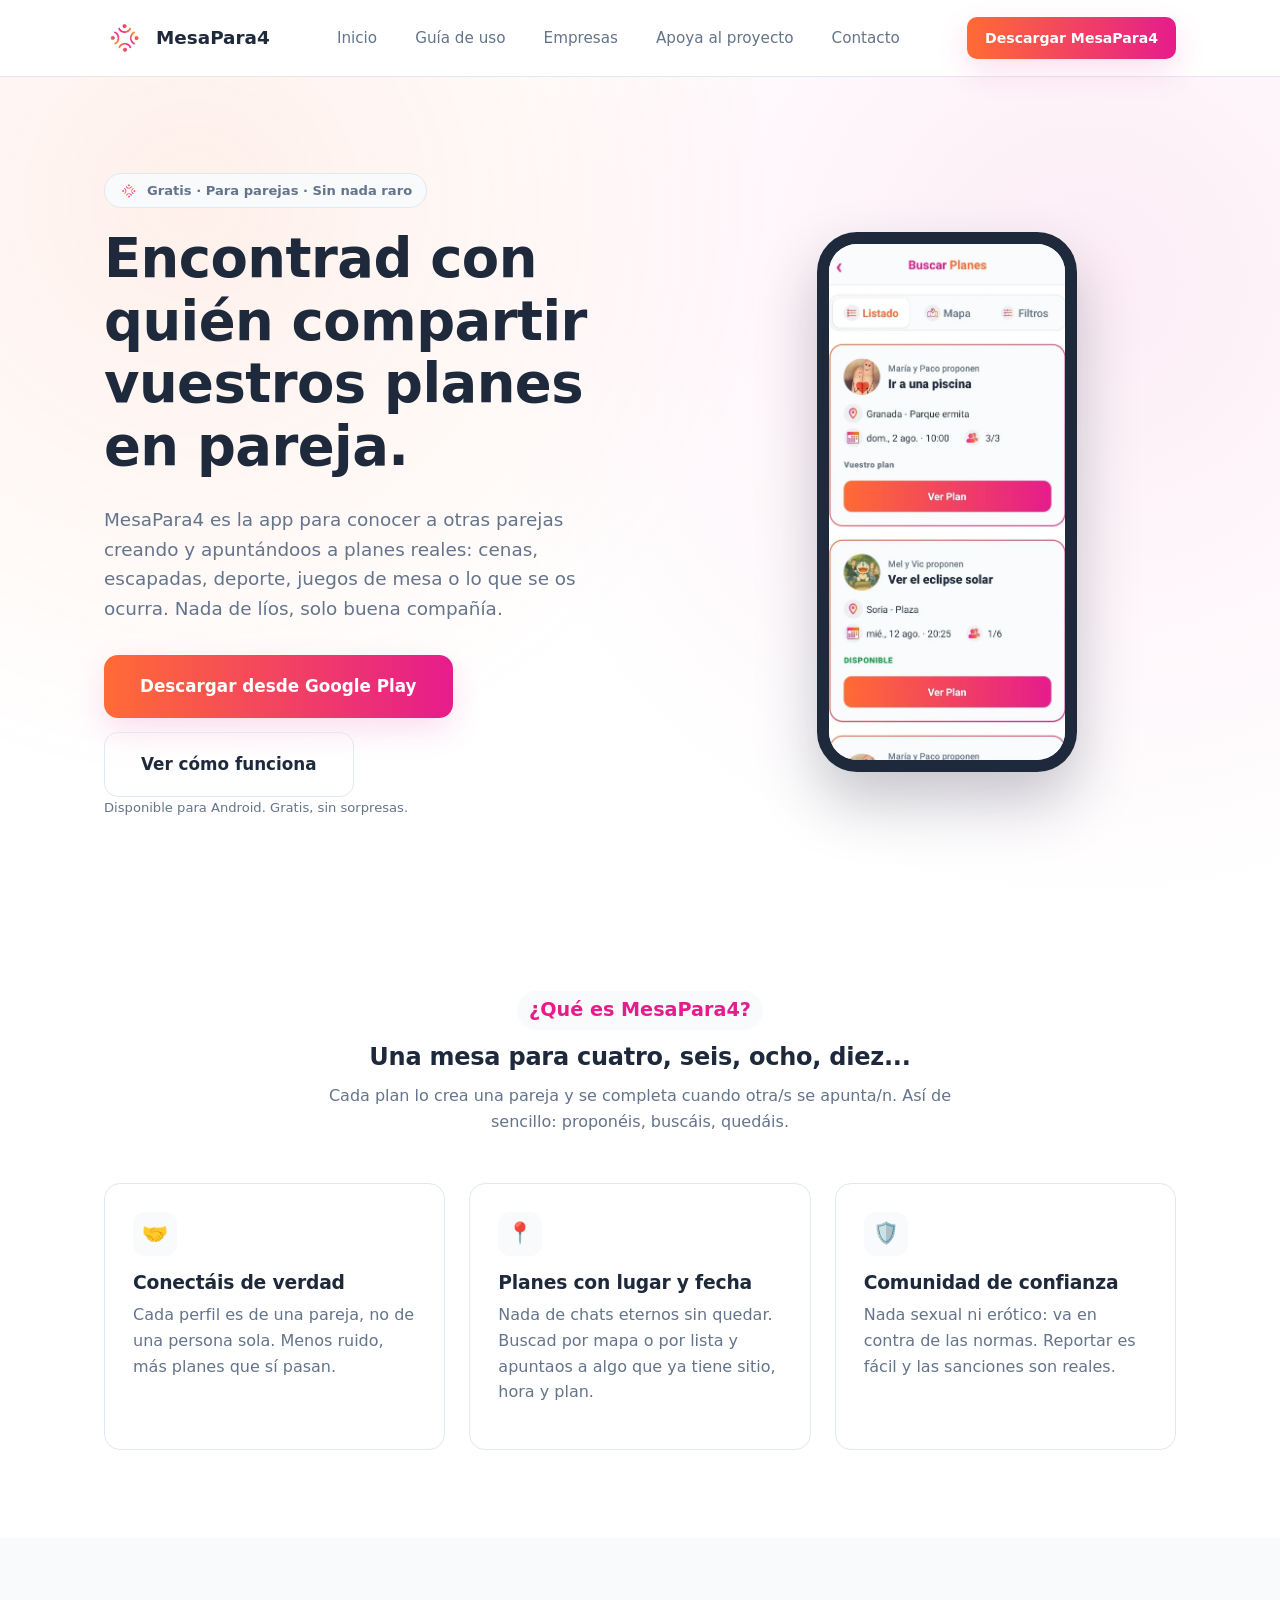
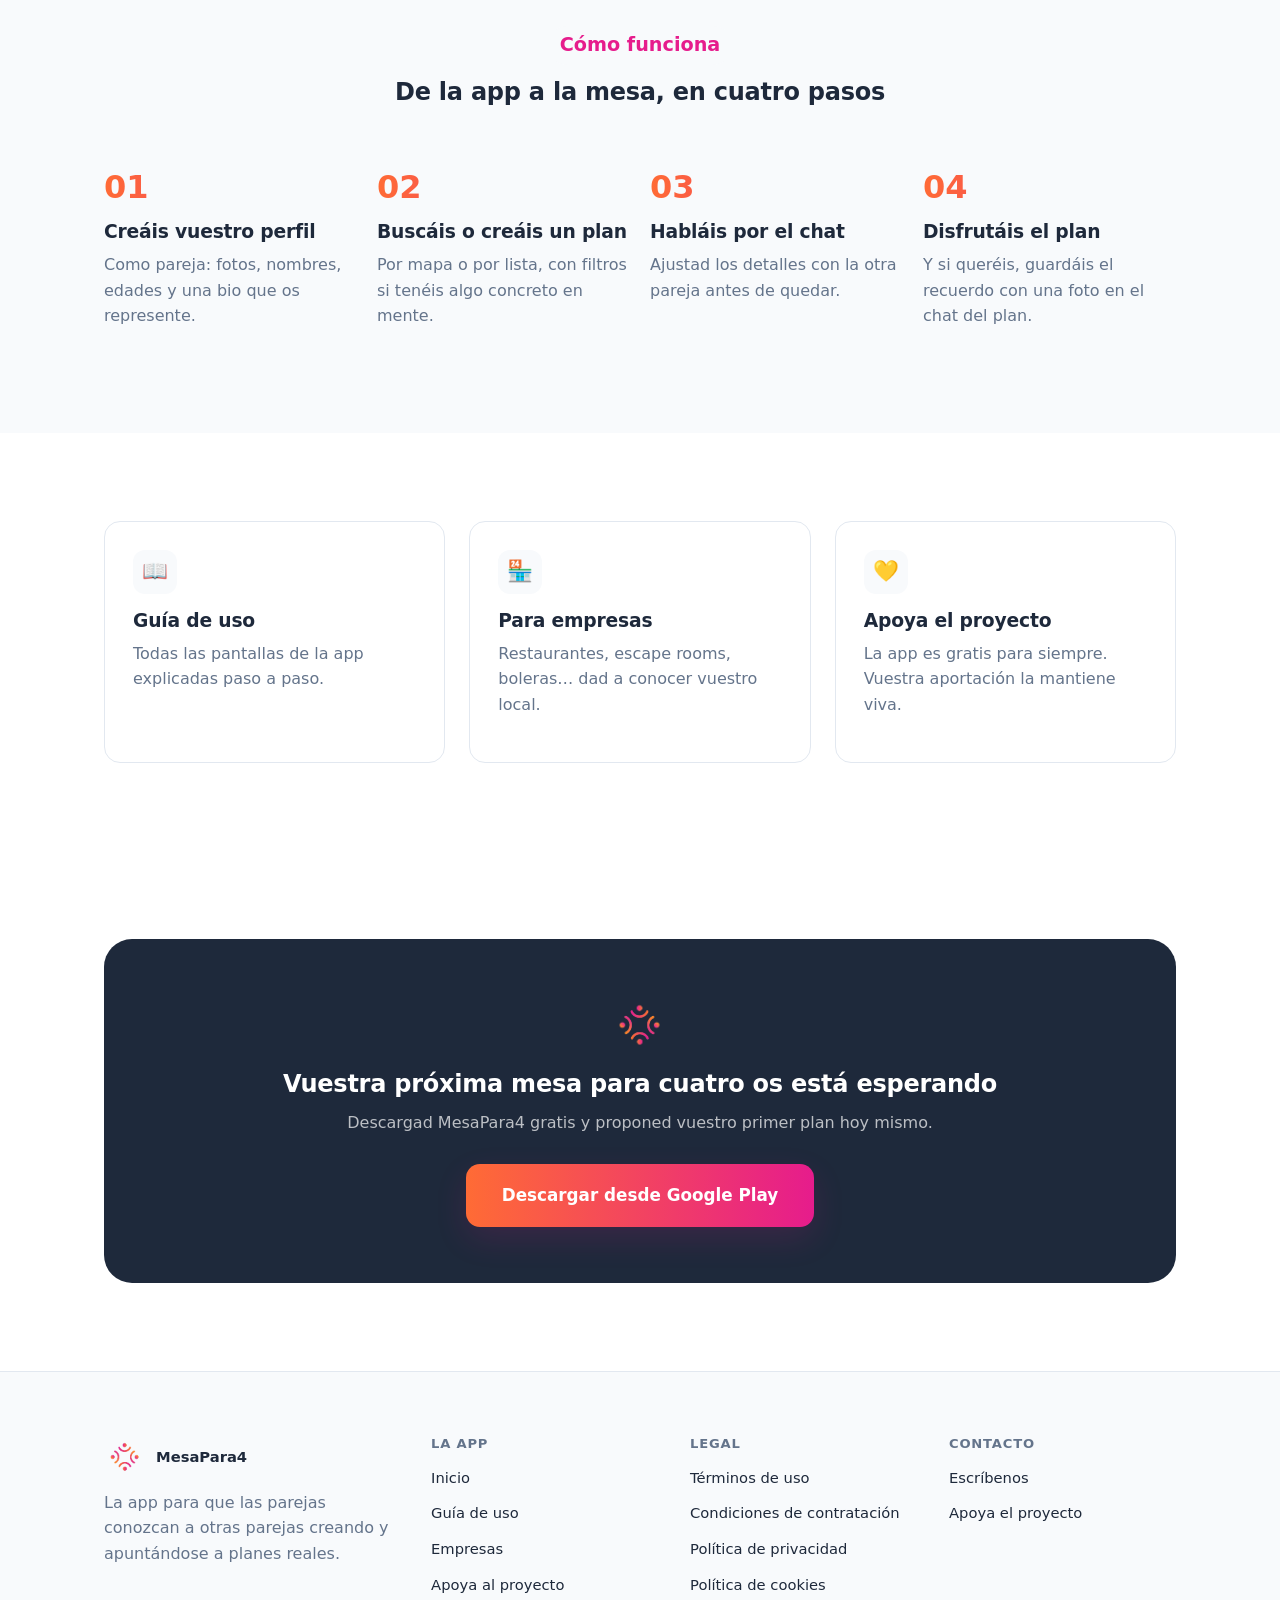
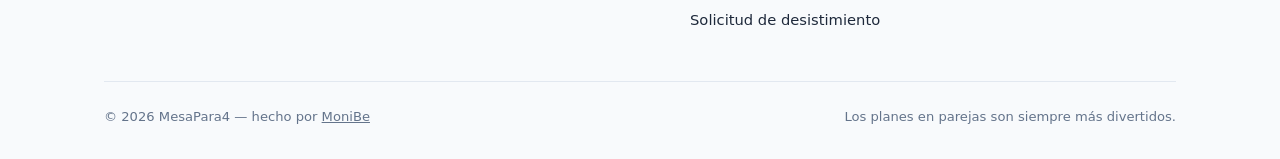
<file: index.html>
<!DOCTYPE html>
<html lang="es">
<head>
  <meta charset="UTF-8">
  <meta name="viewport" content="width=device-width, initial-scale=1.0">
  <title>Inicio · MesaPara4 | App para hacer planes y conocer parejas</title>
  <meta name="description" content="Descubre MesaPara4, la app gratuita para parejas que quieren hacer planes con otras parejas. Crea o apúntate a cenas, viajes y actividades cerca de ti.">
  <link rel="stylesheet" href="/css/styles.css">
  <link rel="icon" href="assets/favicon.ico">
</head>
<body>

  <div id="site-header"></div>

  <main>

  <section class="hero">
    <div class="container">
      <div class="reveal in">
        <span class="eyebrow">
          <img src="/assets/logo.webp" alt="Logo MesaPara4" class="eyebrow-logo" title="logo MesaPara4">
          Gratis · Para parejas · Sin nada raro
        </span>
        <h1>Encontrad con quién compartir vuestros planes en pareja.</h1>
        <p class="lede">MesaPara4 es la app para conocer a otras parejas creando y apuntándoos a planes reales: cenas, escapadas, deporte, juegos de mesa o lo que se os ocurra. Nada de líos, solo buena compañía.</p>
        <div class="hero-actions" id="descarga">
          <a href="https://play.google.com/store/apps/details?id=com.monibe.mesaparacuatro" class="btn btn-gradient btn-lg">Descargar desde Google Play</a>
          <a href="/guia-de-uso" class="btn btn-outline btn-lg">Ver cómo funciona</a>
        </div>
        <p class="store-note">Disponible para Android. Gratis, sin sorpresas.</p>
      </div>
      <div class="phone-mock reveal in">
        <div class="screen">
          <img src="/assets/capturas/buscar_plan.webp" alt="Captura de la app MesaPara4: pantalla de Buscar planes" title="Pantalla de Buscar planes en la app" class="phone-screenshot">
        </div>
      </div>
    </div>
  </section>

  <section>
    <div class="container">
      <div class="section-head reveal">
        <span class="badge">¿Qué es MesaPara4?</span>
        <h2>Una mesa para cuatro, seis, ocho, diez...</h2>
        <p class="text-muted">Cada plan lo crea una pareja y se completa cuando otra/s se apunta/n. Así de sencillo: proponéis, buscáis, quedáis.</p>
      </div>
      <div class="grid-3">
        <div class="card reveal">
          <div class="icon-dot">🤝</div>
          <h3>Conectáis de verdad</h3>
          <p class="text-muted">Cada perfil es de una pareja, no de una persona sola. Menos ruido, más planes que sí pasan.</p>
        </div>
        <div class="card reveal">
          <div class="icon-dot">📍</div>
          <h3>Planes con lugar y fecha</h3>
          <p class="text-muted">Nada de chats eternos sin quedar. Buscad por mapa o por lista y apuntaos a algo que ya tiene sitio, hora y plan.</p>
        </div>
        <div class="card reveal">
          <div class="icon-dot">🛡️</div>
          <h3>Comunidad de confianza</h3>
          <p class="text-muted">Nada sexual ni erótico: va en contra de las normas. Reportar es fácil y las sanciones son reales.</p>
        </div>
      </div>
    </div>
  </section>

  <section style="background:var(--color-surface);">
    <div class="container">
      <div class="section-head reveal">
        <span class="badge">Cómo funciona</span>
        <h2>De la app a la mesa, en cuatro pasos</h2>
      </div>
      <div class="steps">
        <div class="step reveal">
          <span class="num">01</span>
          <h3>Creáis vuestro perfil</h3>
          <p class="text-muted">Como pareja: fotos, nombres, edades y una bio que os represente.</p>
        </div>
        <div class="step reveal">
          <span class="num">02</span>
          <h3>Buscáis o creáis un plan</h3>
          <p class="text-muted">Por mapa o por lista, con filtros si tenéis algo concreto en mente.</p>
        </div>
        <div class="step reveal">
          <span class="num">03</span>
          <h3>Habláis por el chat</h3>
          <p class="text-muted">Ajustad los detalles con la otra pareja antes de quedar.</p>
        </div>
        <div class="step reveal">
          <span class="num">04</span>
          <h3>Disfrutáis el plan</h3>
          <p class="text-muted">Y si queréis, guardáis el recuerdo con una foto en el chat del plan.</p>
        </div>
      </div>
    </div>
  </section>

  <section>
    <div class="container">
      <div class="grid-3">
        <a href="/guia-de-uso" class="card reveal">
          <div class="icon-dot">📖</div>
          <h3>Guía de uso</h3>
          <p class="text-muted">Todas las pantallas de la app explicadas paso a paso.</p>
        </a>
        <a href="/empresas" class="card reveal">
          <div class="icon-dot">🏪</div>
          <h3>Para empresas</h3>
          <p class="text-muted">Restaurantes, escape rooms, boleras… dad a conocer vuestro local.</p>
        </a>
        <a href="/aportaciones" class="card reveal">
          <div class="icon-dot">💛</div>
          <h3>Apoya el proyecto</h3>
          <p class="text-muted">La app es gratis para siempre. Vuestra aportación la mantiene viva.</p>
        </a>
      </div>
    </div>
  </section>

  <section>
    <div class="container">
      <div class="cta-band reveal">
        <img src="/assets/logo.webp" alt="Logo MesaPara4" title="Logo MesaPara4" class="cta-logo">
        <h2>Vuestra próxima mesa para cuatro os está esperando</h2>
        <p>Descargad MesaPara4 gratis y proponed vuestro primer plan hoy mismo.</p>
        <a href="https://play.google.com/store/apps/details?id=com.monibe.mesaparacuatro" class="btn btn-gradient btn-lg" style="margin-top:12px;">Descargar desde Google Play</a>
      </div>
    </div>
  </section>

  </main>

  <div id="site-footer"></div>

  <script src="/js/script.js"></script>
</body>
</html>
</file>
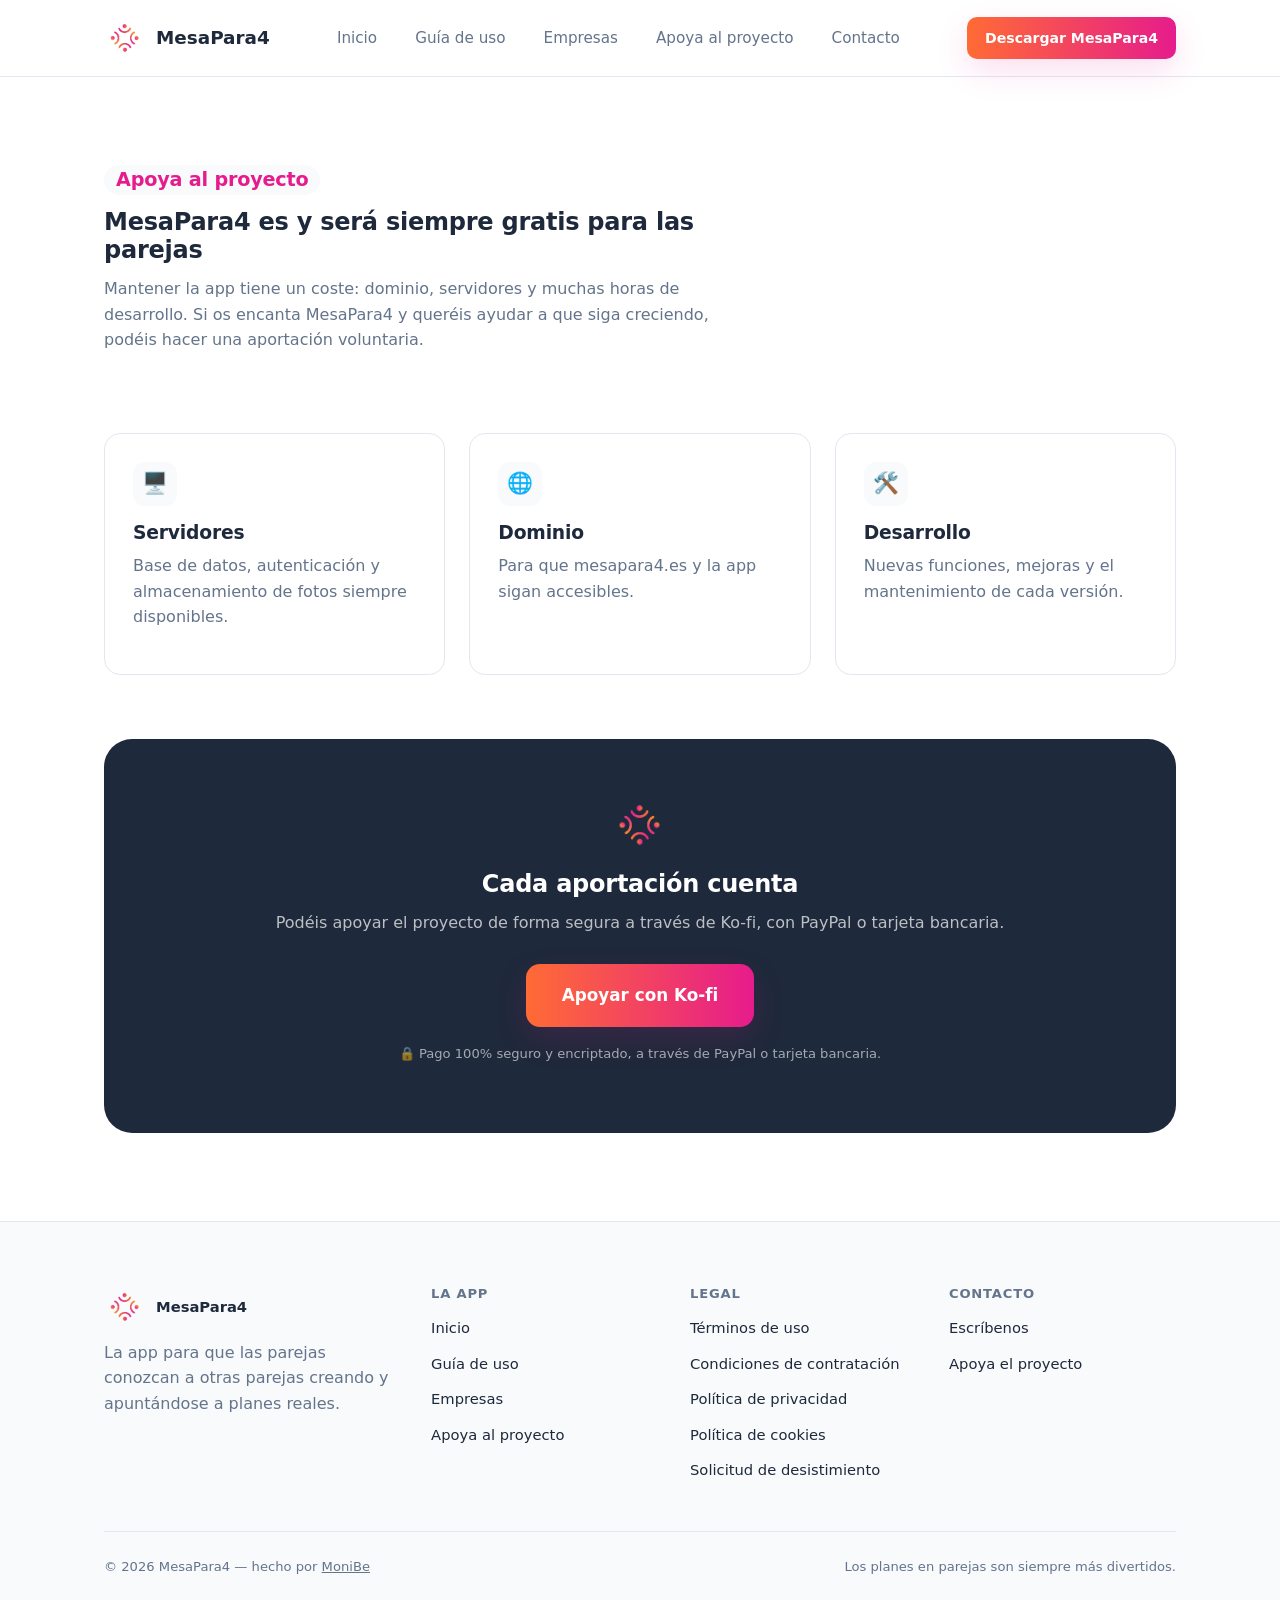
<file: aportaciones.html>
<!DOCTYPE html>
<html lang="es">
<head>
  <meta charset="UTF-8">
  <meta name="viewport" content="width=device-width, initial-scale=1.0">
  <title>Apoya al proyecto con donaciones voluntarias · MesaPara4</title>
  <meta name="description" content="MesaPara4 es gratis para las parejas. Ayudadnos a mantener servidores, dominio y desarrollo con una aportación voluntaria.">
  <link rel="stylesheet" href="css/styles.css">
  <link rel="icon" href="assets/favicon.ico">
  
</head>
<body>

  <div id="site-header"></div>

  <main>

  <section style="padding-bottom:40px;">
    <div class="container">
      <div class="section-head left reveal">
        <h1 class="badge">Apoya al proyecto</h1>
        <h2>MesaPara4 es y será siempre gratis para las parejas</h2>
        <p class="text-muted" style="max-width:60ch;">Mantener la app tiene un coste: dominio, servidores y muchas horas de desarrollo. Si os encanta MesaPara4 y queréis ayudar a que siga creciendo, podéis hacer una aportación voluntaria.</p>
      </div>
    </div>
  </section>

  <section style="padding-top:0;">
    <div class="container">
      <div class="grid-3">
        <div class="card reveal">
          <div class="icon-dot">🖥️</div>
          <h3>Servidores</h3>
          <p class="text-muted">Base de datos, autenticación y almacenamiento de fotos siempre disponibles.</p>
        </div>
        <div class="card reveal">
          <div class="icon-dot">🌐</div>
          <h3>Dominio</h3>
          <p class="text-muted">Para que mesapara4.es y la app sigan accesibles.</p>
        </div>
        <div class="card reveal">
          <div class="icon-dot">🛠️</div>
          <h3>Desarrollo</h3>
          <p class="text-muted">Nuevas funciones, mejoras y el mantenimiento de cada versión.</p>
        </div>
      </div>

      <div class="cta-band reveal" style="margin-top:64px;">
        <img src="assets/logo.webp" title="Logo MesaPara4" alt="Logo MesaPara4" class="cta-logo">
        <h2>Cada aportación cuenta</h2>
        <p>Podéis apoyar el proyecto de forma segura a través de Ko-fi, con PayPal o tarjeta bancaria.</p>
        <a 
        href="https://ko-fi.com/D3J825G0X3" 
        target="_blank"
        rel="noopener noreferrer"
        class="btn btn-gradient btn-lg" 
        style="margin-top:12px;"
        >
        Apoyar con Ko-fi
        </a>
        <p class="form-note" style="color:rgba(255,255,255,0.6);margin-top:16px;">🔒 Pago 100% seguro y encriptado, a través de PayPal o tarjeta bancaria.</p>
      </div>
    </div>
  </section>

  </main>
  
   <div id="site-footer"></div>

  <script src="/js/script.js"></script>
</body>
</html>
</file>
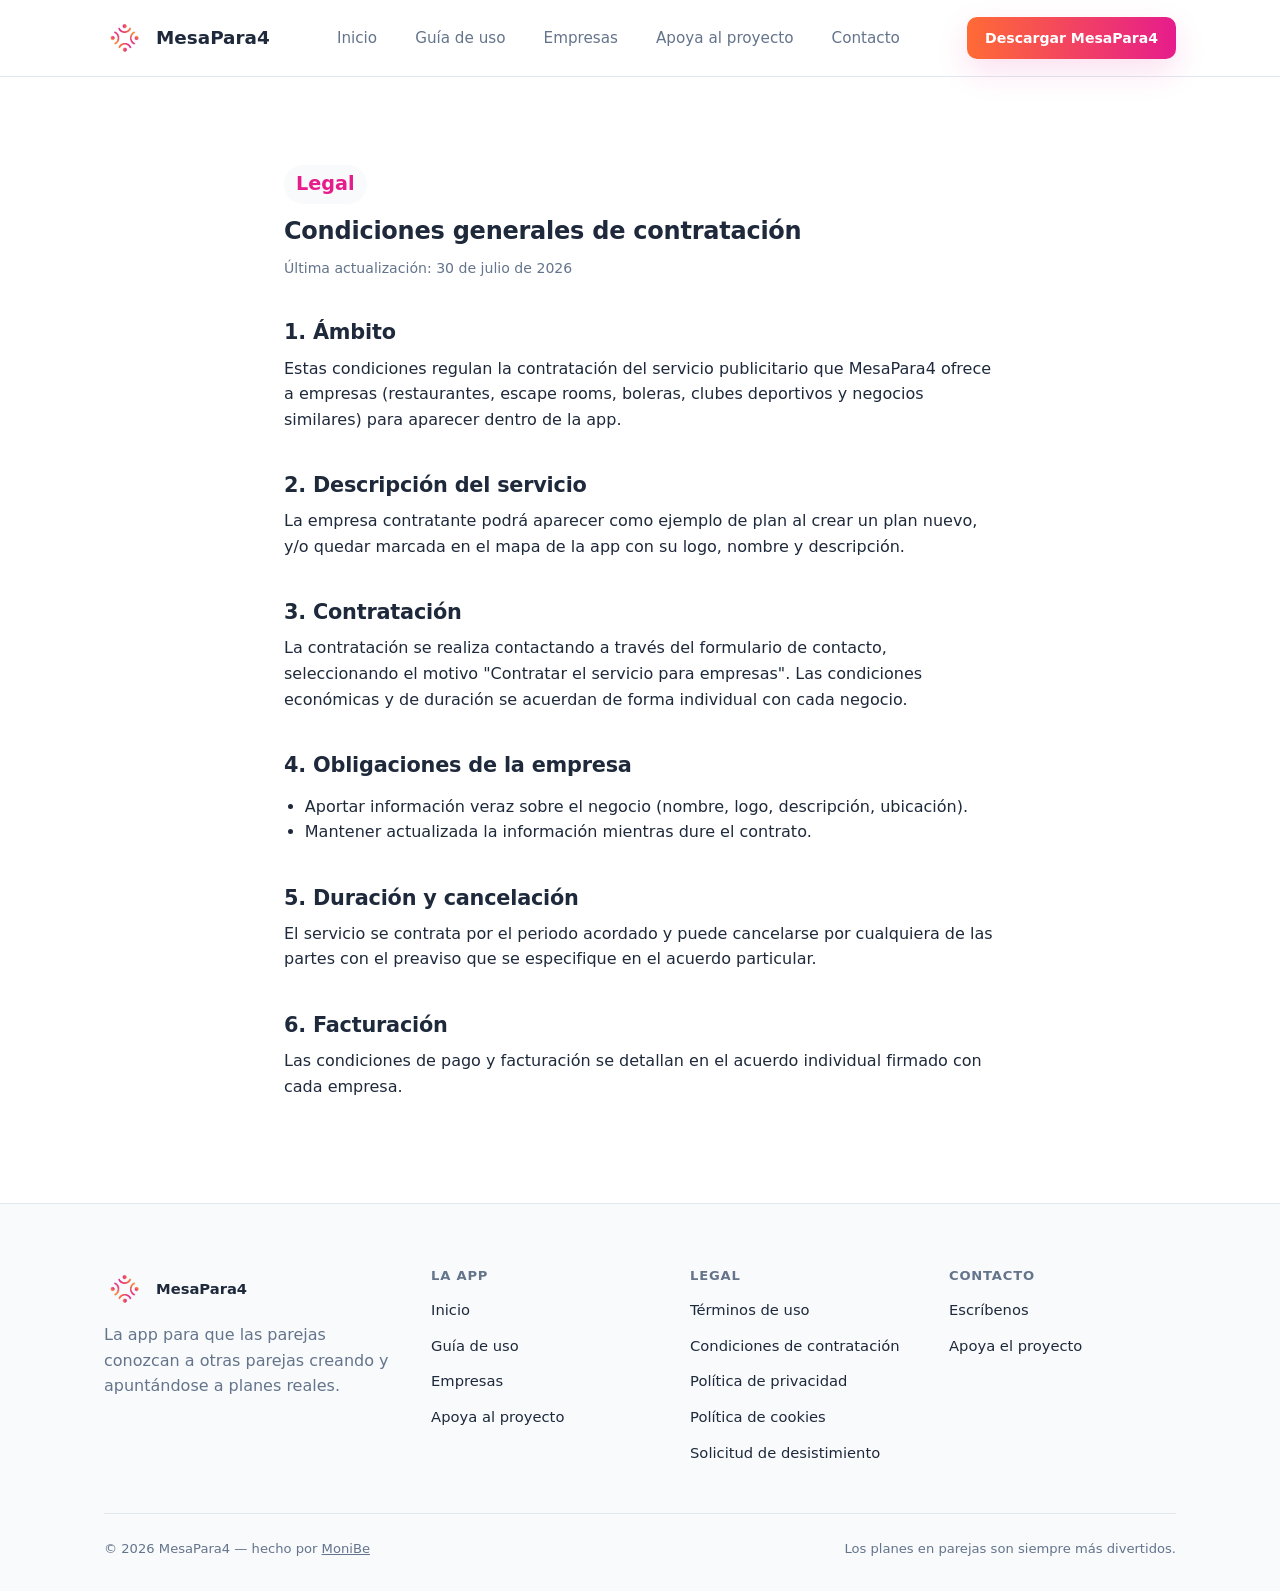
<file: condiciones-generales-de-contratacion.html>
<!DOCTYPE html>
<html lang="es">
<head>
  <meta charset="UTF-8">
  <meta name="viewport" content="width=device-width, initial-scale=1.0">
  <title>Condiciones generales de contratación y Servicio · MesaPara4</title>
  <meta name="description" content="Consulta los términos y condiciones para la contratación del servicio publicitario de MesaPara4 por parte de empresas. Todo lo que necesitas saber">
  <link rel="stylesheet" href="css/styles.css">
  <link rel="icon" href="assets/favicon.ico">
  
</head>
<body>

  <div id="site-header"></div>

  <main>

  <section>
    <div class="container legal-content">
      <span class="badge">Legal</span>
      <h1>Condiciones generales de contratación</h1>
      <p class="legal-updated">Última actualización: 30 de julio de 2026</p>

      <h2>1. Ámbito</h2>
      <p>Estas condiciones regulan la contratación del servicio publicitario que MesaPara4 ofrece a empresas (restaurantes, escape rooms, boleras, clubes deportivos y negocios similares) para aparecer dentro de la app.</p>

      <h2>2. Descripción del servicio</h2>
      <p>La empresa contratante podrá aparecer como ejemplo de plan al crear un plan nuevo, y/o quedar marcada en el mapa de la app con su logo, nombre y descripción.</p>

      <h2>3. Contratación</h2>
      <p>La contratación se realiza contactando a través del <a href="contacto.html">formulario de contacto</a>, seleccionando el motivo "Contratar el servicio para empresas". Las condiciones económicas y de duración se acuerdan de forma individual con cada negocio.</p>

      <h2>4. Obligaciones de la empresa</h2>
      <ul>
        <li>Aportar información veraz sobre el negocio (nombre, logo, descripción, ubicación).</li>
        <li>Mantener actualizada la información mientras dure el contrato.</li>
      </ul>

      <h2>5. Duración y cancelación</h2>
      <p>El servicio se contrata por el periodo acordado y puede cancelarse por cualquiera de las partes con el preaviso que se especifique en el acuerdo particular.</p>

      <h2>6. Facturación</h2>
      <p>Las condiciones de pago y facturación se detallan en el acuerdo individual firmado con cada empresa.</p>

    </div>
  </section>

  </main>

    <div id="site-footer"></div>

  <script src="js/script.js"></script>
</body>
</html>
</file>
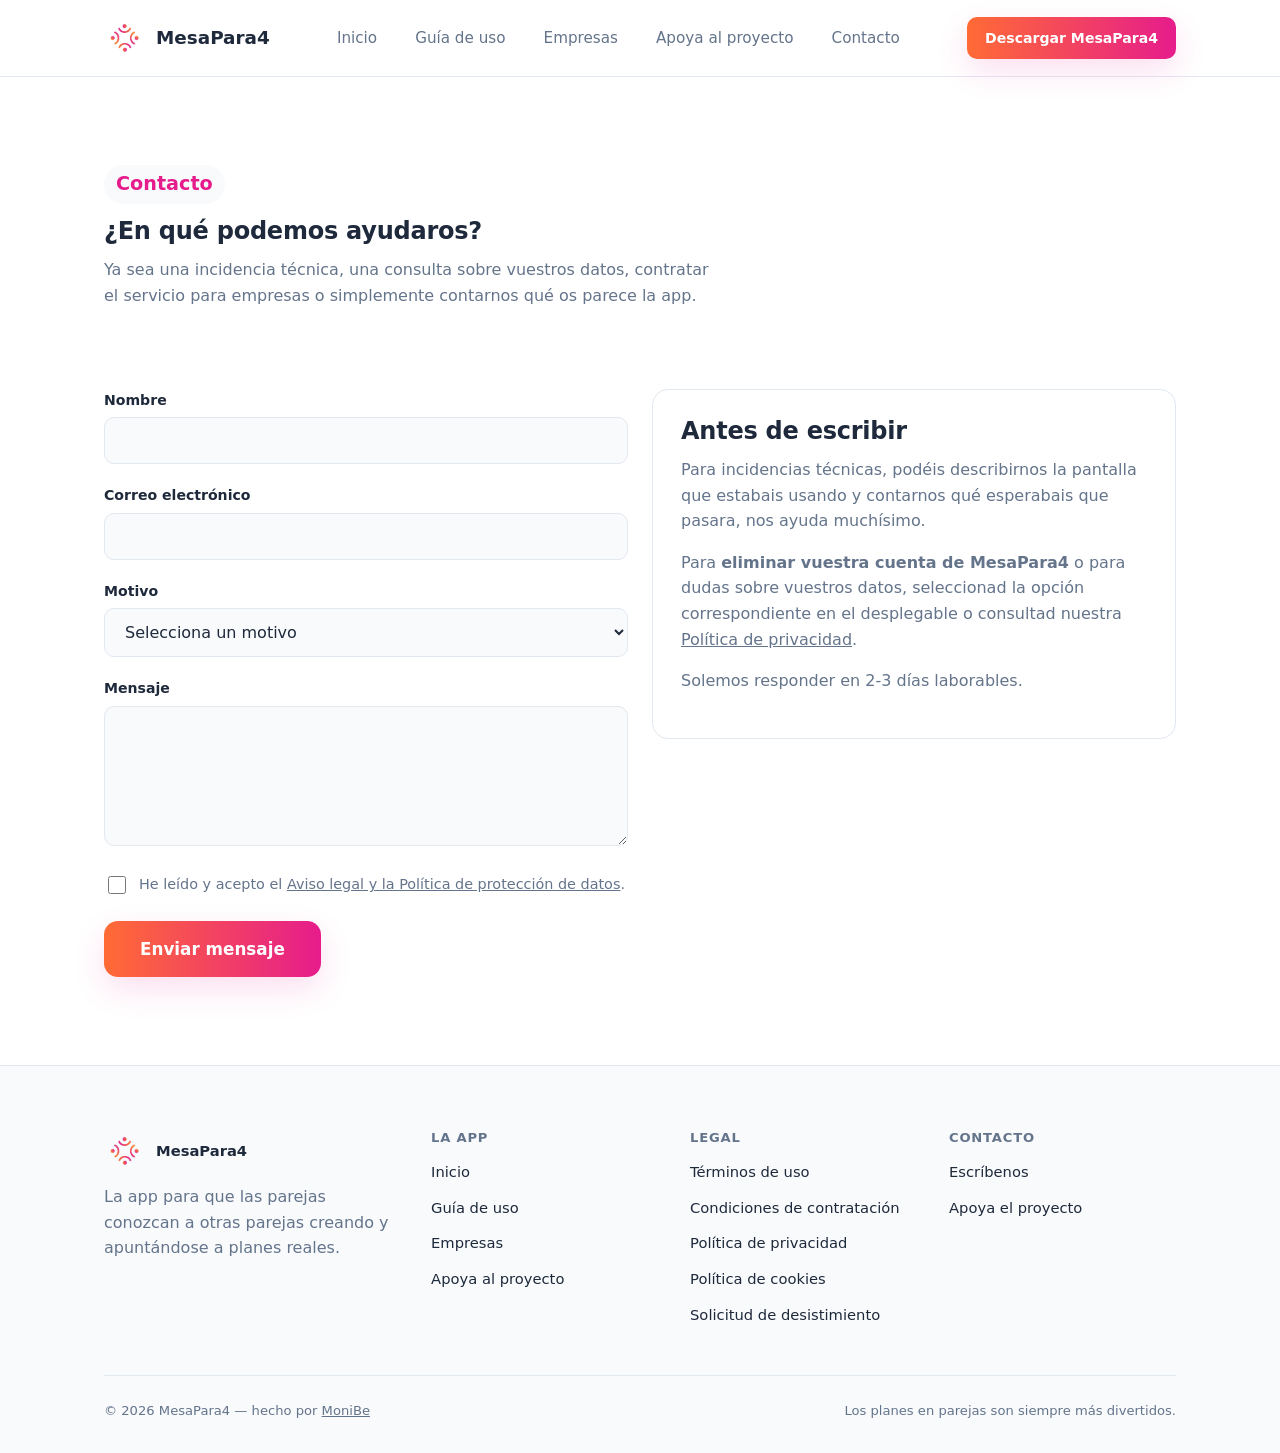
<file: contacto.html>
<!DOCTYPE html>
<html lang="es">
<head>
  <meta charset="UTF-8">
  <meta name="viewport" content="width=device-width, initial-scale=1.0">
  <title>Formulario de Contacto · MesaPara4</title>
  <meta name="description" content="Escríbenos por incidencias técnicas, contratación del servicio para empresas, sugerencias o dudas sobre tus datos (RGPD).">
  <link rel="stylesheet" href="css/styles.css">
  <link rel="icon" href="assets/favicon.ico">
  
</head>
<body>
   <div id="site-header"></div>

  <main>

  <section style="padding-bottom:40px;">
    <div class="container">
      <div class="section-head left reveal">
        <span class="badge">Contacto</span>
        <h1>¿En qué podemos ayudaros?</h1>
        <p class="text-muted" style="max-width:60ch;">Ya sea una incidencia técnica, una consulta sobre vuestros datos, contratar el servicio para empresas o simplemente contarnos qué os parece la app.</p>
      </div>
    </div>
  </section>

  <section style="padding-top:0;">
    <div class="container">
      <div class="grid-2" style="align-items:start;">
        <div class="reveal">
          <div class="form-success" role="status"></div>
          <div class="form-error" role="alert"></div>
          <form id="contact-form" novalidate>
            <div class="field form-honeypot" aria-hidden="true">
              <label for="empresa_web">No rellenar este campo</label>
              <input type="text" id="empresa_web" name="empresa_web" tabindex="-1" autocomplete="off">
            </div>

            <div class="field">
              <label for="nombre">Nombre</label>
              <input type="text" id="nombre" name="nombre" required>
            </div>

            <div class="field">
              <label for="email">Correo electrónico</label>
              <input type="email" id="email" name="email" required>
            </div>

            <div class="field">
              <label for="motivo">Motivo</label>
              <select id="motivo" name="motivo" required>
                <option value="">Selecciona un motivo</option>
                <option value="incidencia">Incidencia técnica en la app</option>
                <option value="empresas">Contratar el servicio para empresas</option>
                <option value="sugerencia">Sugerencia o valoración</option>
                <option value="rgpd">Eliminación de cuenta / Consulta sobre mis datos (RGPD)</option>
                <option value="general">Consulta general</option>
              </select>
            </div>

            <div class="field">
              <label for="mensaje">Mensaje</label>
              <textarea id="mensaje" name="mensaje" required></textarea>
            </div>

            <div class="checkbox-field">
              <input type="checkbox" id="legal" name="legal" required>
              <label for="legal">He leído y acepto el <a href="politica-de-privacidad.html">Aviso legal y la Política de protección de datos</a>.</label>
            </div>

            <button type="submit" class="btn btn-gradient btn-lg">Enviar mensaje</button>
          </form>
        </div>

        <div class="card reveal">
          <h2>Antes de escribir</h3>
          <p class="text-muted">Para incidencias técnicas, podéis describirnos la pantalla que estabais usando y contarnos qué esperabais que pasara, nos ayuda muchísimo.</p>
          <p class="text-muted">Para <strong>eliminar vuestra cuenta de MesaPara4</strong> o para dudas sobre vuestros datos, seleccionad la opción correspondiente en el desplegable o consultad nuestra <a href="politica-de-privacidad.html">Política de privacidad</a>.</p>
          <p class="text-muted">Solemos responder en 2-3 días laborables.</p>
        </div>
      </div>
    </div>
  </section>

  </main>

  <div id="site-footer"></div>

  <script src="js/script.js"></script>
</body>
</html>
</file>
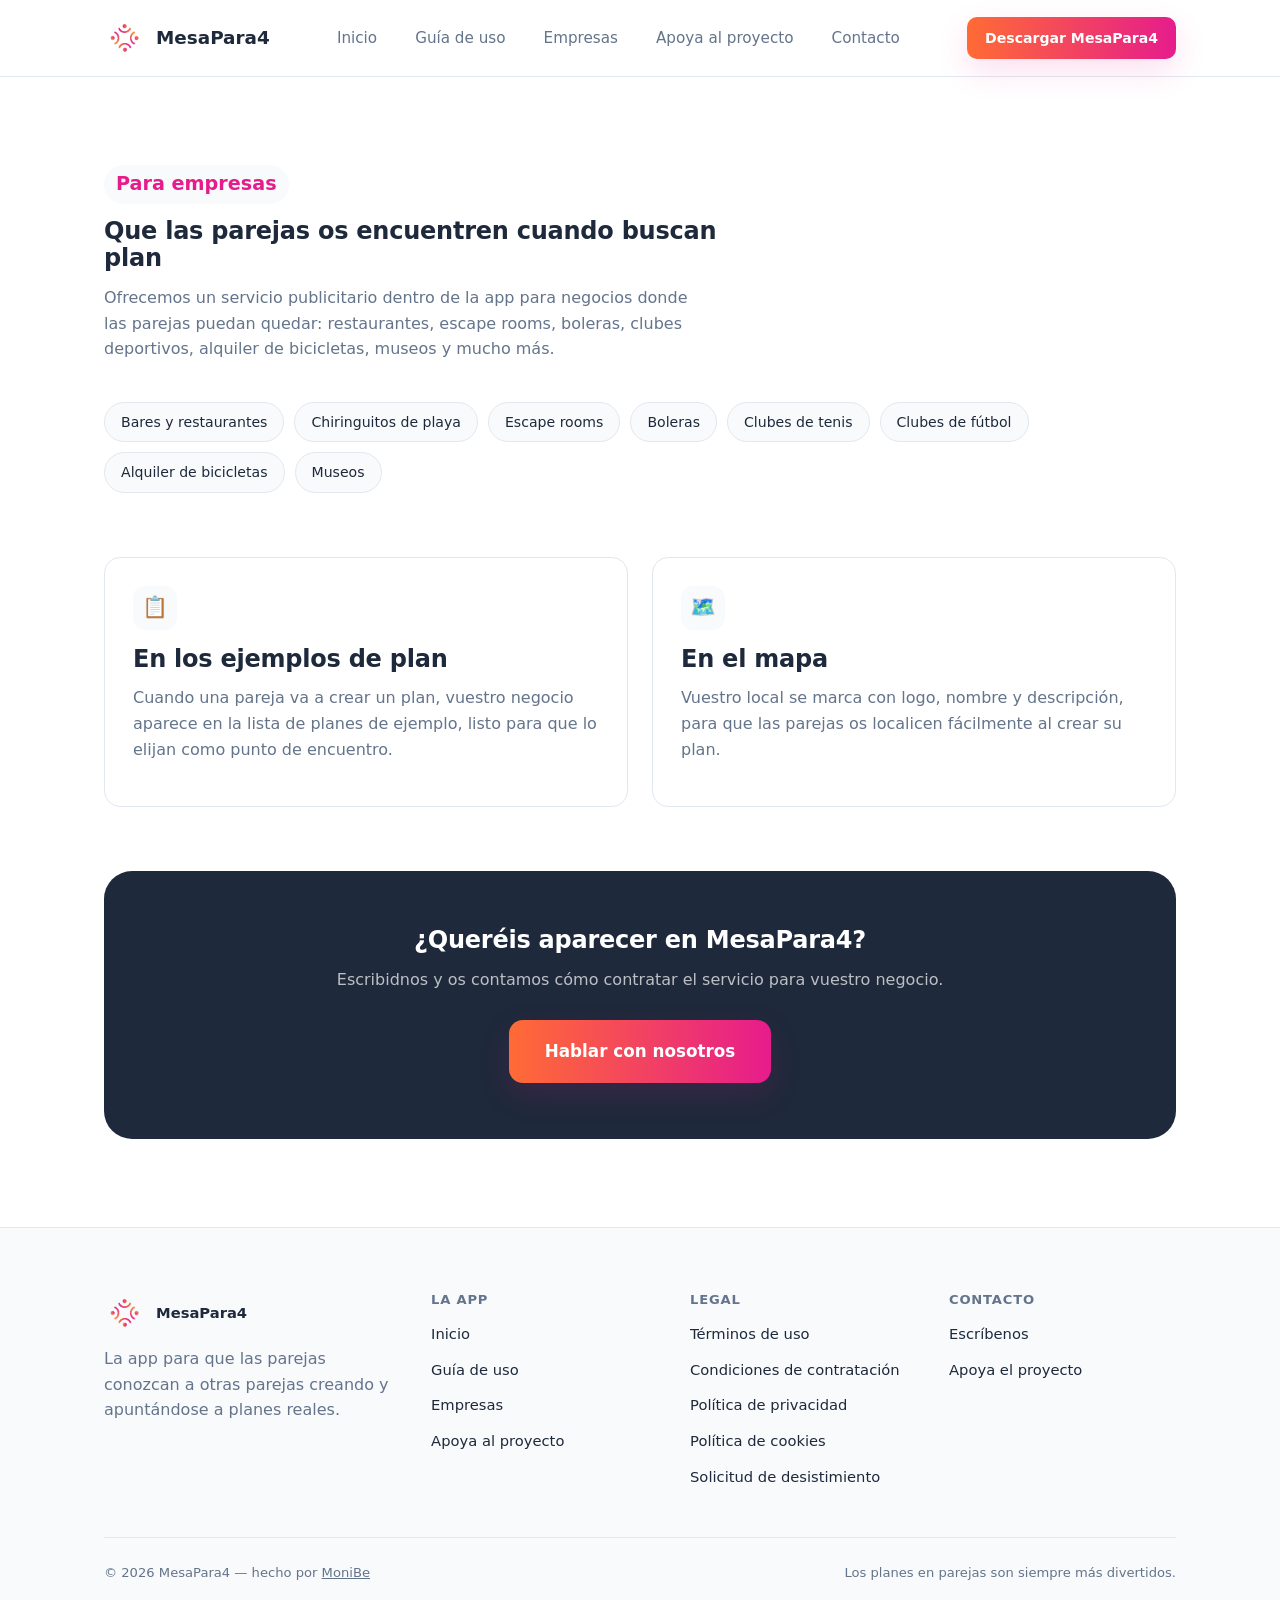
<file: empresas.html>
<!DOCTYPE html>
<html lang="es">
<head>
  <meta charset="UTF-8">
  <meta name="viewport" content="width=device-width, initial-scale=1.0">
  <title>Servicio a empresas · MesaPara4</title>
  <meta name="description" content="Contrata nuestro servicio publicitario para negocios dentro de MesaPara4: apareced en los planes y en el mapa de la app.">
  <link rel="stylesheet" href="css/styles.css">
  <link rel="icon" href="assets/favicon.ico">
  
</head>
<body>
 
  <div id="site-header"></div>

  <main>

  <section style="padding-bottom:40px;">
    <div class="container">
      <div class="section-head left reveal">
        <span class="badge">Para empresas</span>
        <h1>Que las parejas os encuentren cuando buscan plan</h1>
        <p class="text-muted" style="max-width:60ch;">Ofrecemos un servicio publicitario dentro de la app para negocios donde las parejas puedan quedar: restaurantes, escape rooms, boleras, clubes deportivos, alquiler de bicicletas, museos y mucho más.</p>
      </div>
      <div class="chip-row reveal">
        <span class="chip">Bares y restaurantes</span>
        <span class="chip">Chiringuitos de playa</span>
        <span class="chip">Escape rooms</span>
        <span class="chip">Boleras</span>
        <span class="chip">Clubes de tenis</span>
        <span class="chip">Clubes de fútbol</span>
        <span class="chip">Alquiler de bicicletas</span>
        <span class="chip">Museos</span>
      </div>
    </div>
  </section>

  <section style="padding-top:0;">
    <div class="container">
      <div class="grid-2">
        <div class="card reveal">
          <div class="icon-dot">📋</div>
          <h2>En los ejemplos de plan</h3>
          <p class="text-muted">Cuando una pareja va a crear un plan, vuestro negocio aparece en la lista de planes de ejemplo, listo para que lo elijan como punto de encuentro.</p>
        </div>
        <div class="card reveal">
          <div class="icon-dot">🗺️</div>
          <h2>En el mapa</h3>
          <p class="text-muted">Vuestro local se marca con logo, nombre y descripción, para que las parejas os localicen fácilmente al crear su plan.</p>
        </div>
      </div>
      <div class="cta-band reveal" style="margin-top:64px;">
        <h2>¿Queréis aparecer en MesaPara4?</h2>
        <p>Escribidnos y os contamos cómo contratar el servicio para vuestro negocio.</p>
        <a href="contacto.html" class="btn btn-gradient btn-lg" style="margin-top:12px;">Hablar con nosotros</a>
      </div>
    </div>
  </section>

  </main>

  <div id="site-footer"></div>

  <script src="js/script.js"></script>
</body>
</html>
</file>
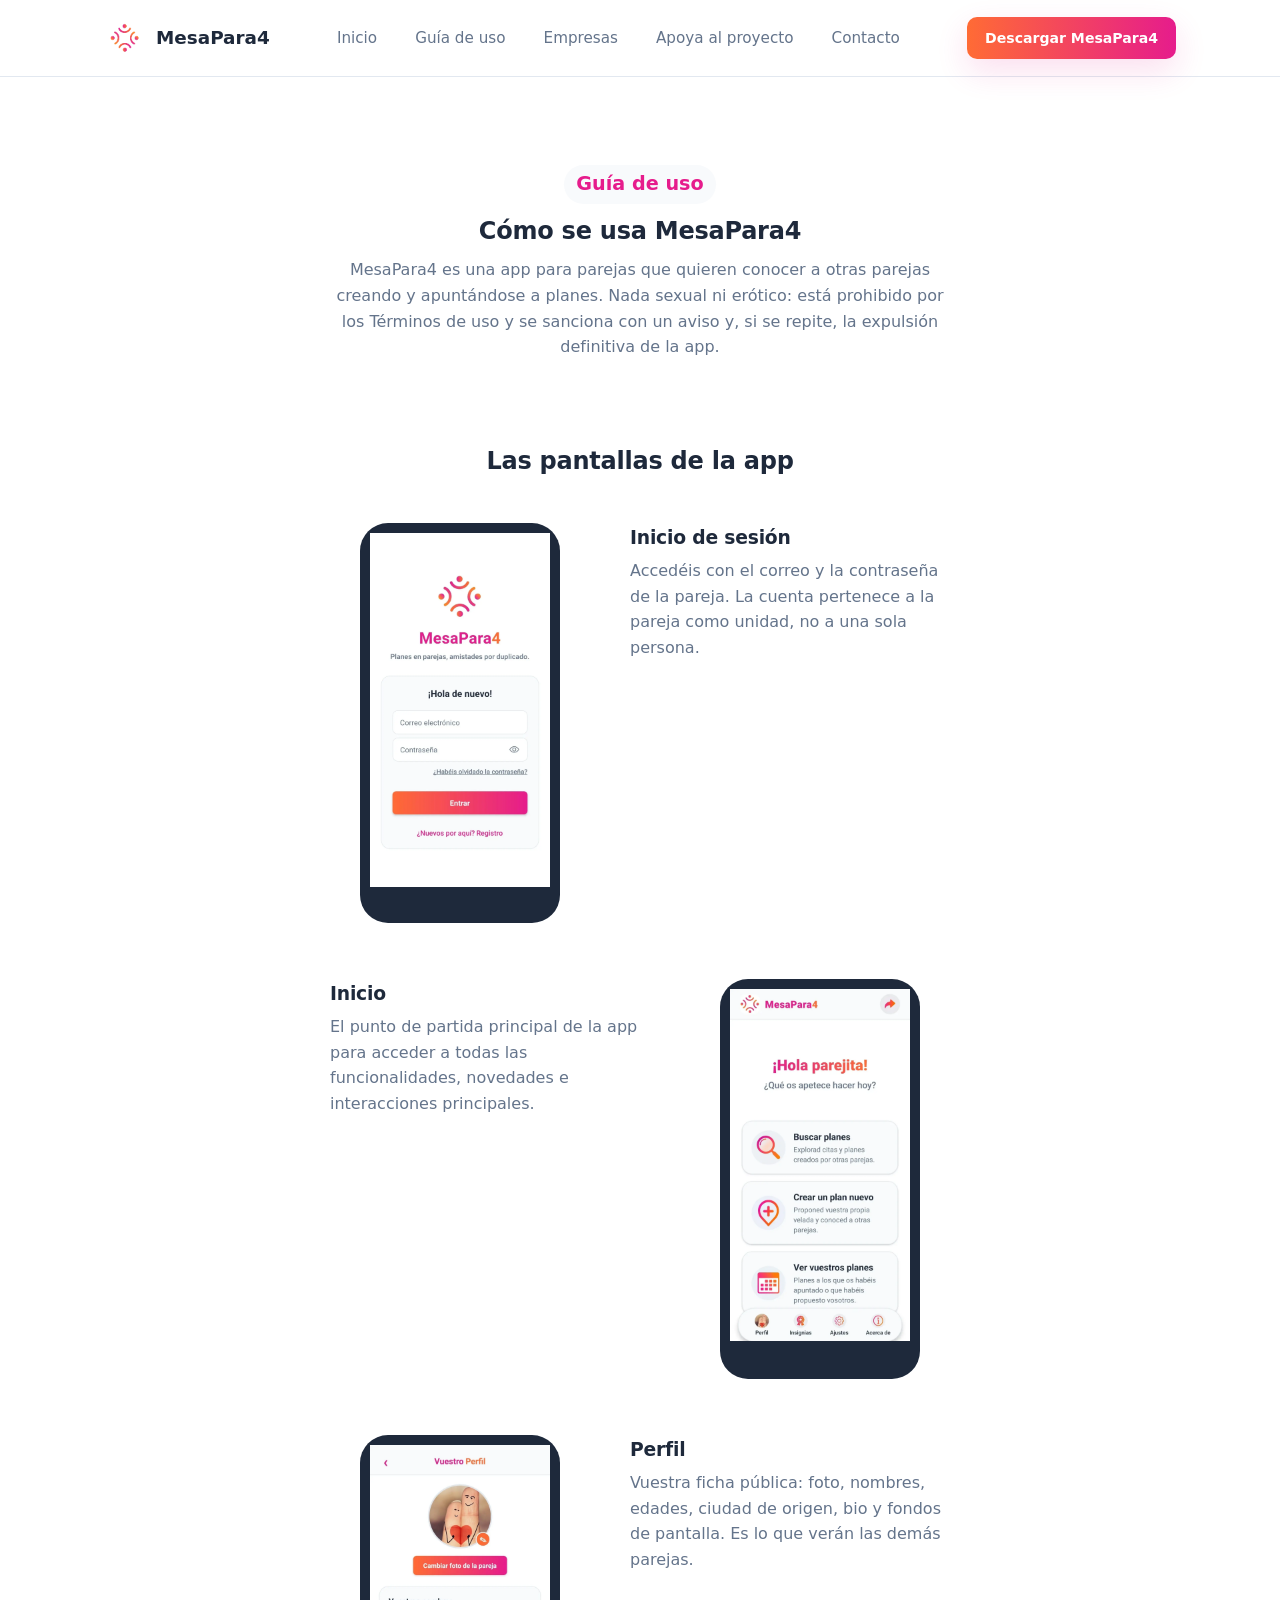
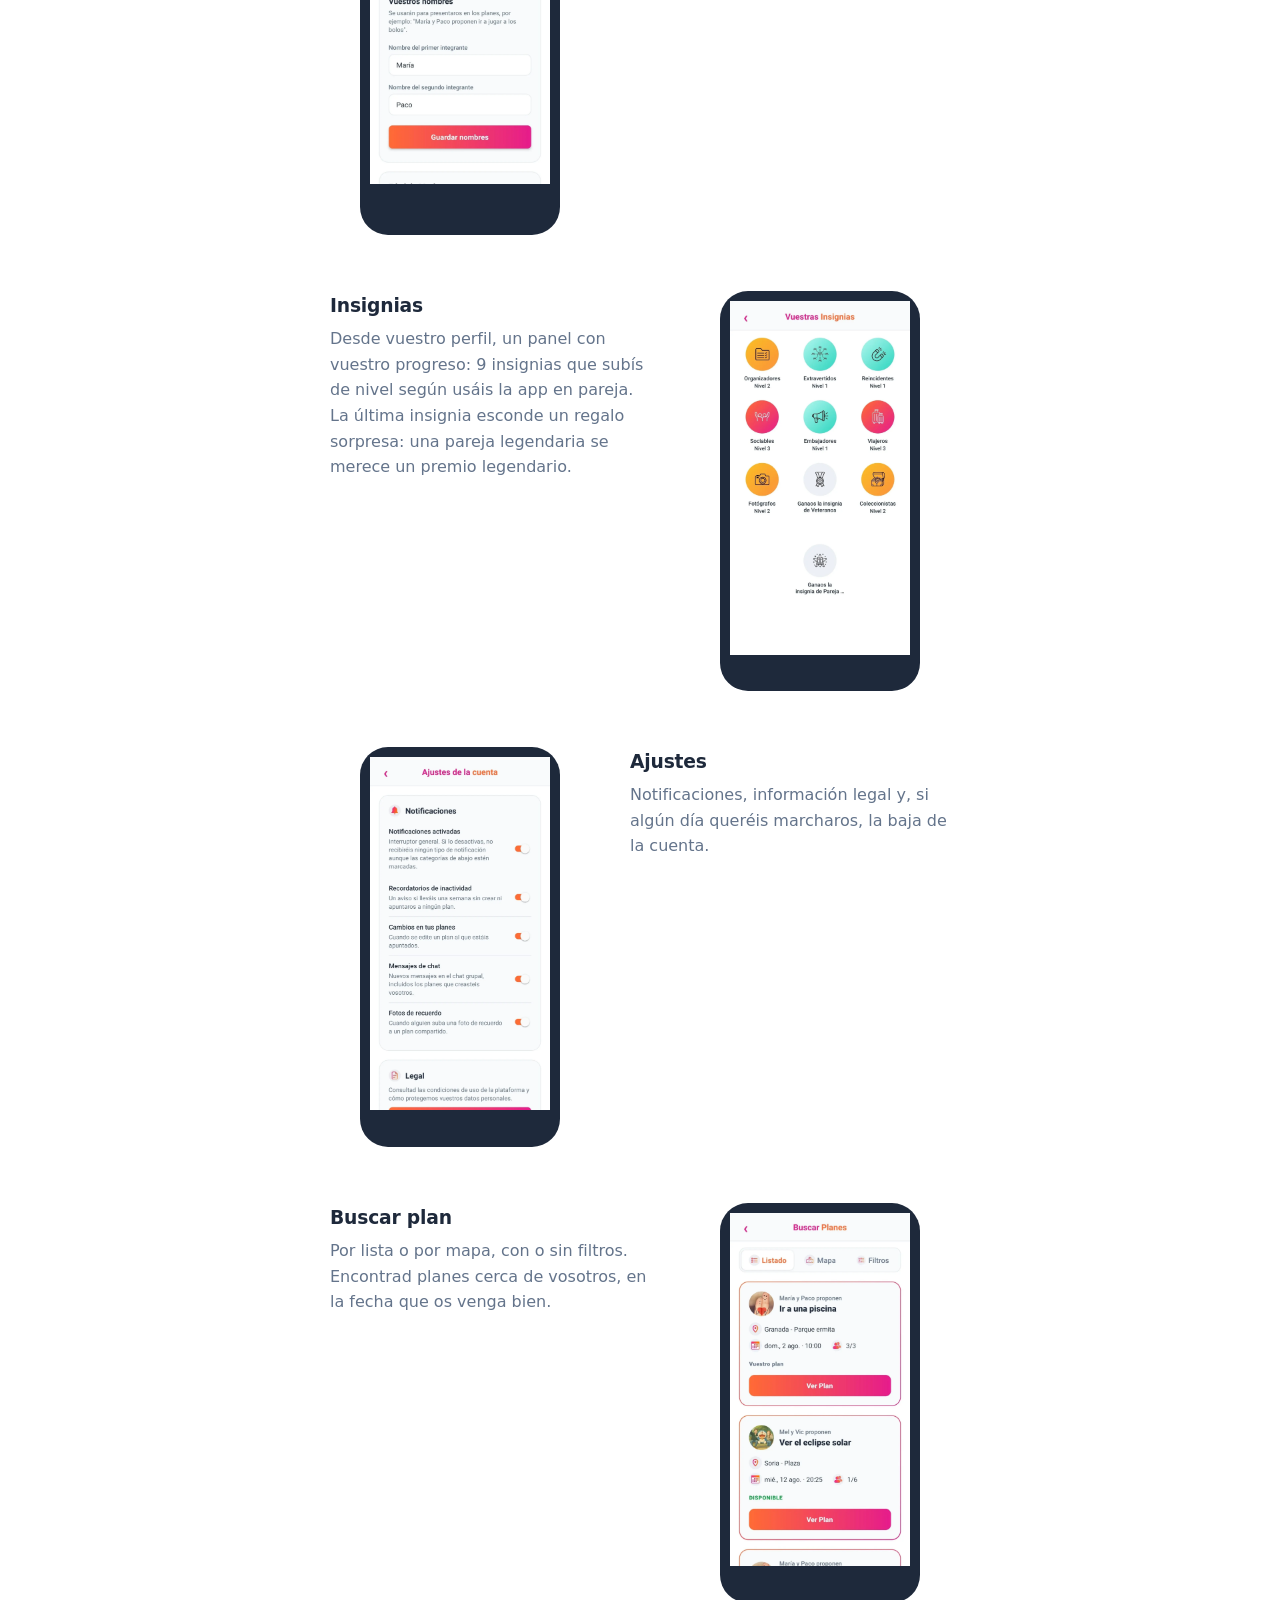
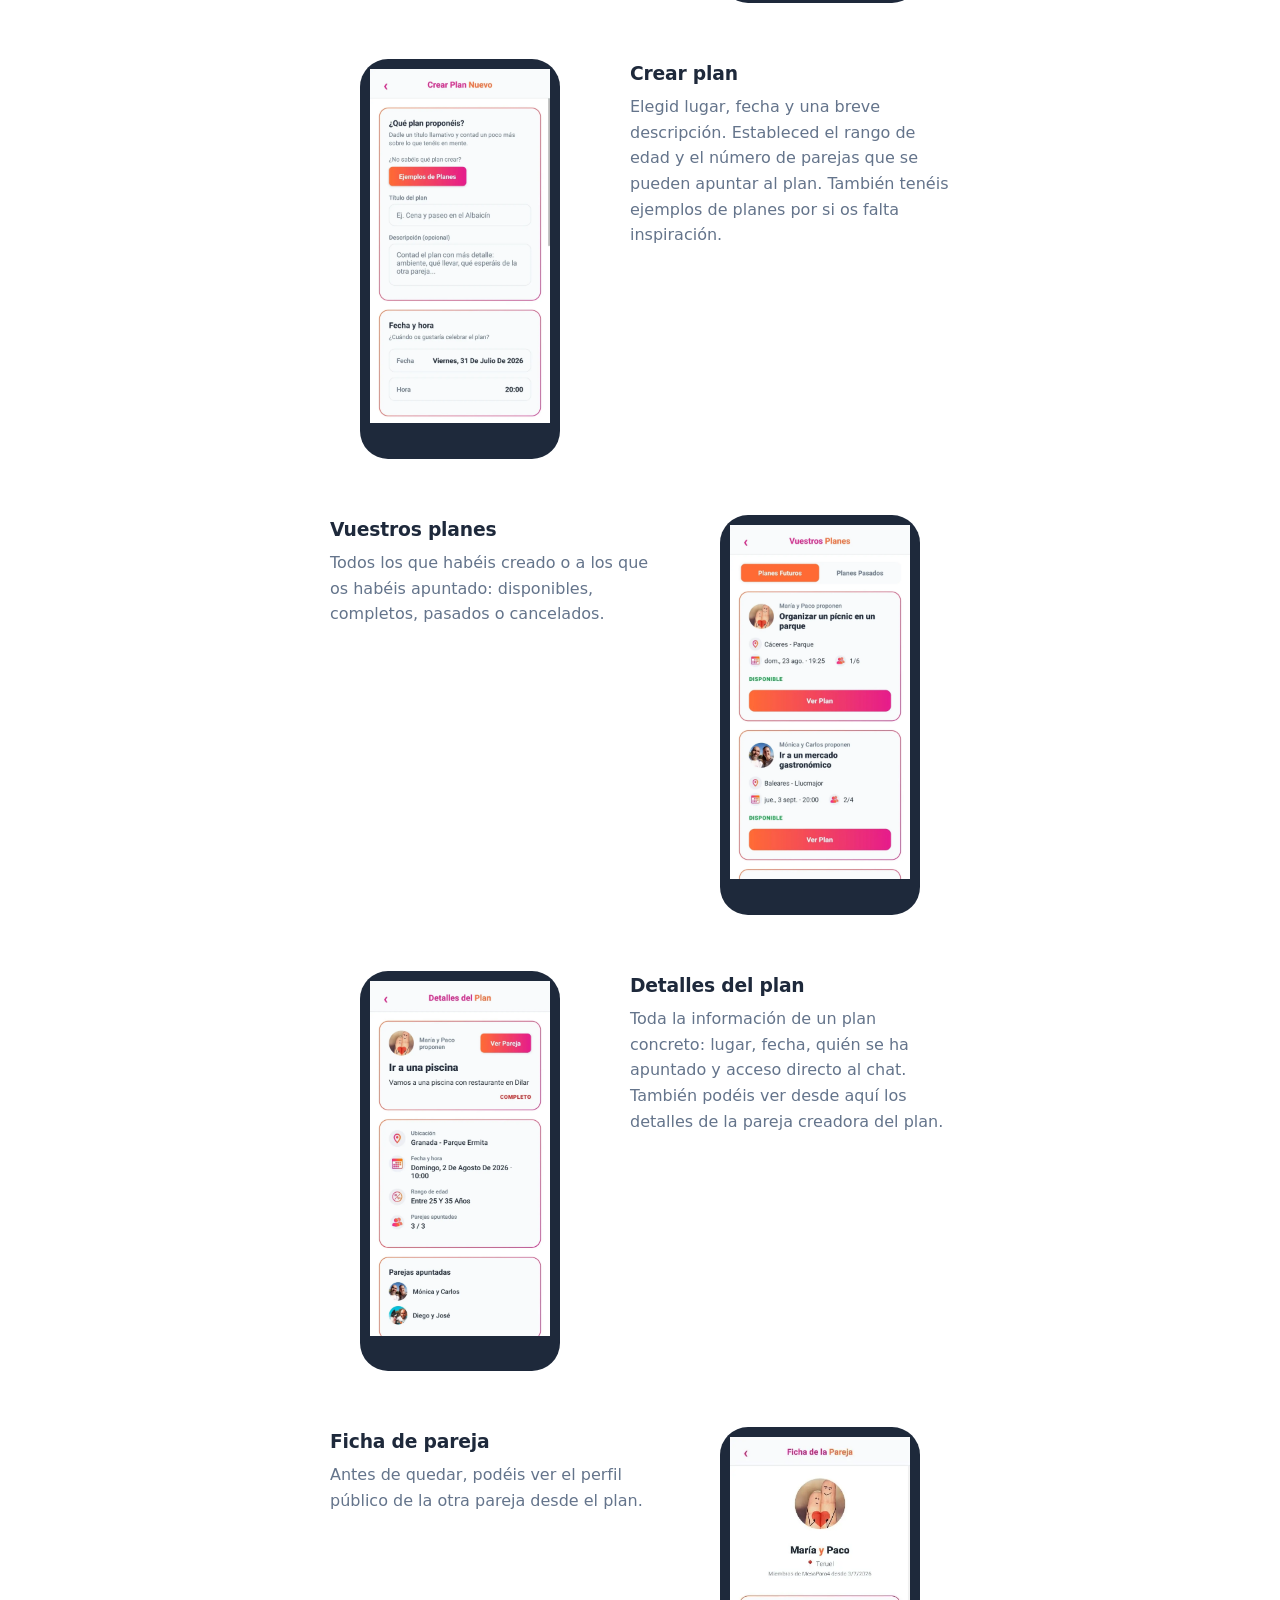
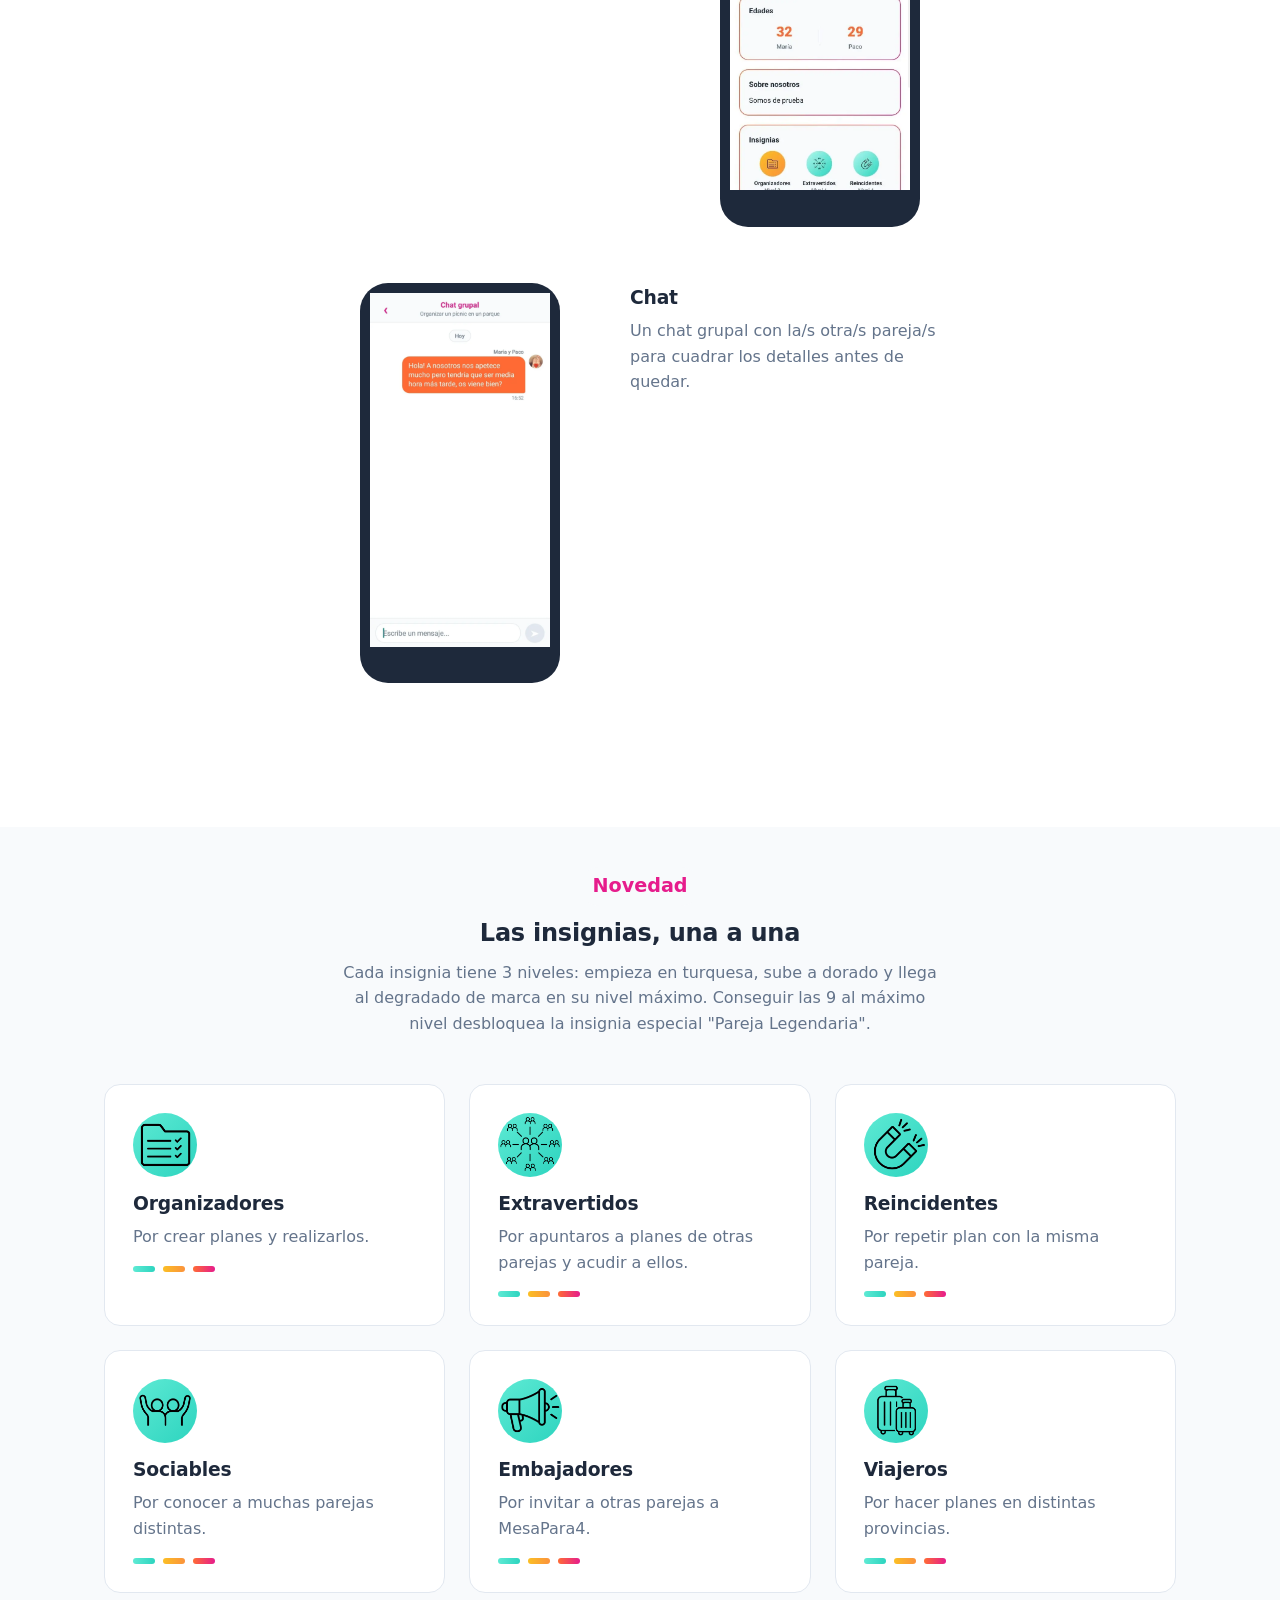
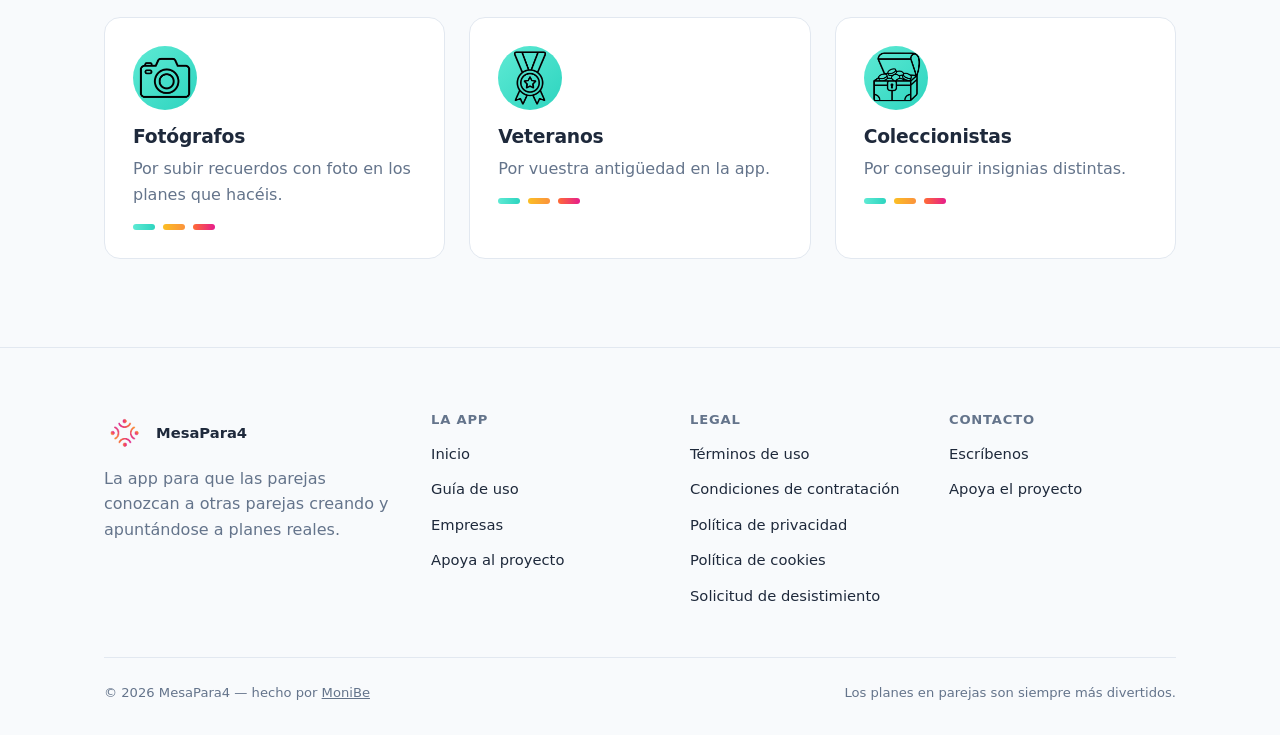
<file: guia-de-uso.html>
<!DOCTYPE html>
<html lang="es">
<head>
  <meta charset="UTF-8">
  <meta name="viewport" content="width=device-width, initial-scale=1.0">
  <title>Guía de uso de la aplicación · MesaPara4</title>
  <meta name="description" content="Encuentra aquí todas las pantallas de MesaPara4 explicadas paso a paso: registro, perfil, buscar y crear planes, chat y mucho más.">
  <link rel="stylesheet" href="css/styles.css">
  <link rel="icon" href="assets/favicon.ico">
</head>
<body>

  <div id="site-header"></div>

  <main>

  <section style="padding-bottom:40px;">
    <div class="container">
      <div class="section-head reveal">
        <span class="badge">Guía de uso</span>
        <h1>Cómo se usa MesaPara4</h1>
        <p class="text-muted" style="max-width:60ch;margin-left:auto;margin-right:auto;">MesaPara4 es una app para parejas que quieren conocer a otras parejas creando y apuntándose a planes. Nada sexual ni erótico: está prohibido por los <a href="terminos-de-uso.html">Términos de uso</a> y se sanciona con un aviso y, si se repite, la expulsión definitiva de la app.</p>
      </div>
    </div>
  </section>

  <section style="padding-top:0;">
    <div class="container">

      <div class="section-head reveal">
        <h2>Las pantallas de la app</h2>
      </div>
      
      <!-- 1. Inicio de sesión -->
      <div class="screen-guide reveal" style="flex-direction:row;">
        <div class="screen-frame">
          <img src="assets/capturas/inicio_sesion.webp" alt="Pantalla de inicio de sesión" title="Pantalla de inicio de sesión de la app" class="screen-img">
        </div>
        <div class="screen-guide-text">
          <h3>Inicio de sesión</h3>
          <p class="text-muted">Accedéis con el correo y la contraseña de la pareja. La cuenta pertenece a la pareja como unidad, no a una sola persona.</p>
        </div>
      </div>
      
      <!-- 2. Home -->
      <div class="screen-guide reveal" style="flex-direction:row-reverse;">
        <div class="screen-frame">
          <img src="assets/capturas/home.webp" alt="Pantalla principal Home" title="Pantalla principal Home de la app" class="screen-img">
        </div>
        <div class="screen-guide-text">
          <h3>Inicio</h3>
          <p class="text-muted">El punto de partida principal de la app para acceder a todas las funcionalidades, novedades e interacciones principales.</p>
        </div>
      </div>
      
      <!-- 3. Perfil -->
      <div class="screen-guide reveal" style="flex-direction:row;">
        <div class="screen-frame">
          <img src="assets/capturas/perfil.webp" alt="Pantalla de perfil" title="Pantalla de perfil de pareja en la app" class="screen-img">
        </div>
        <div class="screen-guide-text">
          <h3>Perfil</h3>
          <p class="text-muted">Vuestra ficha pública: foto, nombres, edades, ciudad de origen, bio y fondos de pantalla. Es lo que verán las demás parejas.</p>
        </div>
      </div>
      
      <!-- 4. Insignias -->
      <div class="screen-guide reveal" style="flex-direction:row-reverse;">
        <div class="screen-frame">
          <img src="assets/capturas/insignias.webp" alt="Pantalla de insignias" title="Pantalla con todas las insignias de una pareja" class="screen-img">
        </div>
        <div class="screen-guide-text">
          <h3>Insignias</h3>
          <p class="text-muted">Desde vuestro perfil, un panel con vuestro progreso: 9 insignias que subís de nivel según usáis la app en pareja. La última insignia esconde un regalo sorpresa: una pareja legendaria se merece un premio legendario.</p>
        </div>
      </div>
      
      <!-- 5. Ajustes -->
      <div class="screen-guide reveal" style="flex-direction:row;">
        <div class="screen-frame">
          <img src="assets/capturas/ajustes.webp" alt="Pantalla de ajustes" title="Pantalla de ajustes en la app" class="screen-img">
        </div>
        <div class="screen-guide-text">
          <h3>Ajustes</h3>
          <p class="text-muted">Notificaciones, información legal y, si algún día queréis marcharos, la baja de la cuenta.</p>
        </div>
      </div>
      
      <!-- 6. Buscar plan -->
      <div class="screen-guide reveal" style="flex-direction:row-reverse;">
        <div class="screen-frame">
          <img src="assets/capturas/buscar_plan.webp" alt="Pantalla de buscar plan" title="Pantalla de buscar plan en la app" class="screen-img">
        </div>
        <div class="screen-guide-text">
          <h3>Buscar plan</h3>
          <p class="text-muted">Por lista o por mapa, con o sin filtros. Encontrad planes cerca de vosotros, en la fecha que os venga bien.</p>
        </div>
      </div>
      
      <!-- 7. Crear plan -->
      <div class="screen-guide reveal" style="flex-direction:row;">
        <div class="screen-frame">
          <img src="assets/capturas/crear_plan.webp" alt="Pantalla de crear plan" title="Pantalla de crear plan nuevo" class="screen-img">
        </div>
        <div class="screen-guide-text">
          <h3>Crear plan</h3>
          <p class="text-muted">Elegid lugar, fecha y una breve descripción. Estableced el rango de edad y el número de parejas que se pueden apuntar al plan. También tenéis ejemplos de planes por si os falta inspiración.</p>
        </div>
      </div>
      
      <!-- 8. Vuestros planes -->
      <div class="screen-guide reveal" style="flex-direction:row-reverse;">
        <div class="screen-frame">
          <img src="assets/capturas/vuestros_planes.webp" alt="Pantalla de vuestros planes" title="Pantalla con todos vuestros planes" class="screen-img">
        </div>
        <div class="screen-guide-text">
          <h3>Vuestros planes</h3>
          <p class="text-muted">Todos los que habéis creado o a los que os habéis apuntado: disponibles, completos, pasados o cancelados.</p>
        </div>
      </div>
      
      <!-- 9. Detalles plan -->
      <div class="screen-guide reveal" style="flex-direction:row;">
        <div class="screen-frame">
          <img src="assets/capturas/detalles_plan.webp" alt="Pantalla de detalles del plan" title="Pantalla de detalles del plan" class="screen-img">
        </div>
        <div class="screen-guide-text">
          <h3>Detalles del plan</h3>
          <p class="text-muted">Toda la información de un plan concreto: lugar, fecha, quién se ha apuntado y acceso directo al chat. También podéis ver desde aquí los detalles de la pareja creadora del plan.</p>
        </div>
      </div>
      
      <!-- 10. Ficha pareja -->
      <div class="screen-guide reveal" style="flex-direction:row-reverse;">
        <div class="screen-frame">
          <img src="assets/capturas/ficha_pareja.webp" alt="Pantalla de ficha de pareja" title="Pantalla de ficha de pareja" class="screen-img">
        </div>
        <div class="screen-guide-text">
          <h3>Ficha de pareja</h3>
          <p class="text-muted">Antes de quedar, podéis ver el perfil público de la otra pareja desde el plan.</p>
        </div>
      </div>

      <!-- 11. Chat -->
      <div class="screen-guide reveal" style="flex-direction:row;">
        <div class="screen-frame">
          <img src="assets/capturas/chat.webp" alt="Pantalla de chat" title="Pantalla del chat" class="screen-img">
        </div>
        <div class="screen-guide-text">
          <h3>Chat</h3>
          <p class="text-muted">Un chat grupal con la/s otra/s pareja/s para cuadrar los detalles antes de quedar.</p>
        </div>
      </div>

    </div>
  </section>

  <!-- SECCIÓN INSIGNIAS -->
  <section style="background:var(--color-surface);padding-top:40px;">
    <div class="container">
      <div class="section-head reveal">
        <span class="badge">Novedad</span>
        <h2>Las insignias, una a una</h2>
        <p class="text-muted" style="max-width:60ch;margin-left:auto;margin-right:auto;">Cada insignia tiene 3 niveles: empieza en turquesa, sube a dorado y llega al degradado de marca en su nivel máximo. Conseguir las 9 al máximo nivel desbloquea la insignia especial "Pareja Legendaria".</p>
      </div>
      <div class="grid-3 badge-grid">
        
        <div class="card reveal badge-card">
          <div class="badge-icon lvl-1">
            <img src="assets/insignias/organizadores.png" alt="Insignia Organizadores" title="Insignia Organizadores">
          </div>
          <h3>Organizadores</h3>
          <p class="text-muted">Por crear planes y realizarlos.</p>
          <div class="badge-levels">
            <span class="badge-pip lvl-1"></span>
            <span class="badge-pip lvl-2"></span>
            <span class="badge-pip lvl-3"></span>
          </div>
        </div>

        <div class="card reveal badge-card">
          <div class="badge-icon lvl-1">
            <img src="assets/insignias/extravertidos.png" alt="Insignia Extravertidos" title="Insignia Extravertidos">
          </div>
          <h3>Extravertidos</h3>
          <p class="text-muted">Por apuntaros a planes de otras parejas y acudir a ellos.</p>
          <div class="badge-levels">
            <span class="badge-pip lvl-1"></span>
            <span class="badge-pip lvl-2"></span>
            <span class="badge-pip lvl-3"></span>
          </div>
        </div>

        <div class="card reveal badge-card">
          <div class="badge-icon lvl-1">
            <img src="assets/insignias/reincidentes.png" alt="Insignia Reincidentes" title="Insignia Reincidentes">
          </div>
          <h3>Reincidentes</h3>
          <p class="text-muted">Por repetir plan con la misma pareja.</p>
          <div class="badge-levels">
            <span class="badge-pip lvl-1"></span>
            <span class="badge-pip lvl-2"></span>
            <span class="badge-pip lvl-3"></span>
          </div>
        </div>

        <div class="card reveal badge-card">
          <div class="badge-icon lvl-1">
            <img src="assets/insignias/sociables.png" alt="Insignia Sociables" title="Insignia Sociables">
          </div>
          <h3>Sociables</h3>
          <p class="text-muted">Por conocer a muchas parejas distintas.</p>
          <div class="badge-levels">
            <span class="badge-pip lvl-1"></span>
            <span class="badge-pip lvl-2"></span>
            <span class="badge-pip lvl-3"></span>
          </div>
        </div>

        <div class="card reveal badge-card">
          <div class="badge-icon lvl-1">
            <img src="assets/insignias/embajadores.png" alt="Insignia Embajadores" title="Insignia Embajadores">
          </div>
          <h3>Embajadores</h3>
          <p class="text-muted">Por invitar a otras parejas a MesaPara4.</p>
          <div class="badge-levels">
            <span class="badge-pip lvl-1"></span>
            <span class="badge-pip lvl-2"></span>
            <span class="badge-pip lvl-3"></span>
          </div>
        </div>

        <div class="card reveal badge-card">
          <div class="badge-icon lvl-1">
            <img src="assets/insignias/viajeros.png" alt="Insignia Viajeros" title="Insignia Viajeros">
          </div>
          <h3>Viajeros</h3>
          <p class="text-muted">Por hacer planes en distintas provincias.</p>
          <div class="badge-levels">
            <span class="badge-pip lvl-1"></span>
            <span class="badge-pip lvl-2"></span>
            <span class="badge-pip lvl-3"></span>
          </div>
        </div>

        <div class="card reveal badge-card">
          <div class="badge-icon lvl-1">
            <img src="assets/insignias/fotografos.png" alt="Insignia Fotógrafos" title="Insignia Fotógrafos">
          </div>
          <h3>Fotógrafos</h3>
          <p class="text-muted">Por subir recuerdos con foto en los planes que hacéis.</p>
          <div class="badge-levels">
            <span class="badge-pip lvl-1"></span>
            <span class="badge-pip lvl-2"></span>
            <span class="badge-pip lvl-3"></span>
          </div>
        </div>

        <div class="card reveal badge-card">
          <div class="badge-icon lvl-1">
            <img src="assets/insignias/veteranos.png" alt="Insignia Veteranos" title="Insignia Veteranos">
          </div>
          <h3>Veteranos</h3>
          <p class="text-muted">Por vuestra antigüedad en la app.</p>
          <div class="badge-levels">
            <span class="badge-pip lvl-1"></span>
            <span class="badge-pip lvl-2"></span>
            <span class="badge-pip lvl-3"></span>
          </div>
        </div>

        <div class="card reveal badge-card">
          <div class="badge-icon lvl-1">
            <img src="assets/insignias/coleccionistas.png" alt="Insignia Coleccionistas" title="Insignia Coleccionistas">
          </div>
          <h3>Coleccionistas</h3>
          <p class="text-muted">Por conseguir insignias distintas.</p>
          <div class="badge-levels">
            <span class="badge-pip lvl-1"></span>
            <span class="badge-pip lvl-2"></span>
            <span class="badge-pip lvl-3"></span>
          </div>
        </div>
      </div>
    </div>
  </section>

  </main>

  <div id="site-footer"></div>

  <script src="js/script.js"></script>
</body>
</html>
</file>
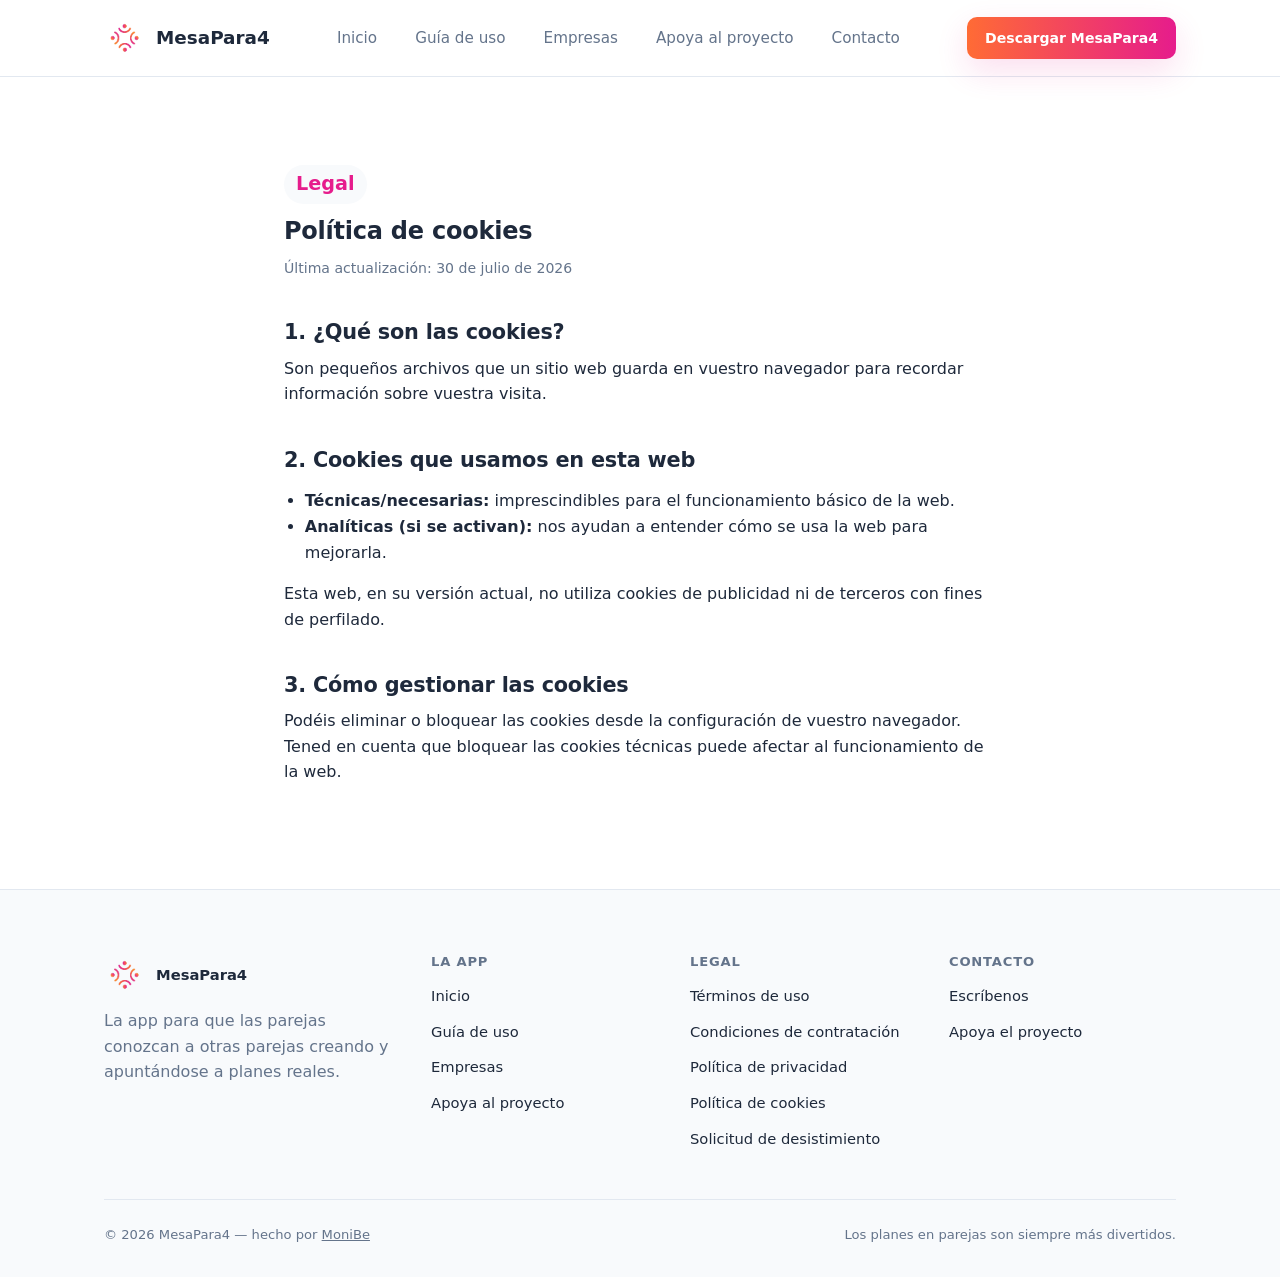
<file: politica-de-cookies.html>
<!DOCTYPE html>
<html lang="es">
<head>
  <meta charset="UTF-8">
  <meta name="viewport" content="width=device-width, initial-scale=1.0">
  <title>Política de cookies · MesaPara4</title>
  <meta name="description" content="Qué son las cookies, qué cookies usamos en la web de MesaPara4 y cómo podéis gestionarlas o bloquearlas. Actualmente, no se utilizan cookies de terceros ni de publicidad.">
  <link rel="stylesheet" href="css/styles.css">
  <link rel="icon" href="assets/favicon.ico">
  
</head>
<body>

  <div id="site-header"></div>

  <main>

  <section>
    <div class="container legal-content">
      <span class="badge">Legal</span>
      <h1>Política de cookies</h1>
      <p class="legal-updated">Última actualización: 30 de julio de 2026</p>

      <h2>1. ¿Qué son las cookies?</h2>
      <p>Son pequeños archivos que un sitio web guarda en vuestro navegador para recordar información sobre vuestra visita.</p>

      <h2>2. Cookies que usamos en esta web</h2>
      <ul>
        <li><strong>Técnicas/necesarias:</strong> imprescindibles para el funcionamiento básico de la web.</li>
        <li><strong>Analíticas (si se activan):</strong> nos ayudan a entender cómo se usa la web para mejorarla.</li>
      </ul>
      <p>Esta web, en su versión actual, no utiliza cookies de publicidad ni de terceros con fines de perfilado.</p>

      <h2>3. Cómo gestionar las cookies</h2>
      <p>Podéis eliminar o bloquear las cookies desde la configuración de vuestro navegador. Tened en cuenta que bloquear las cookies técnicas puede afectar al funcionamiento de la web.</p>

    </div>
  </section>

  </main>

  <div id="site-footer"></div>

  <script src="js/script.js"></script>
</body>
</html>
</file>
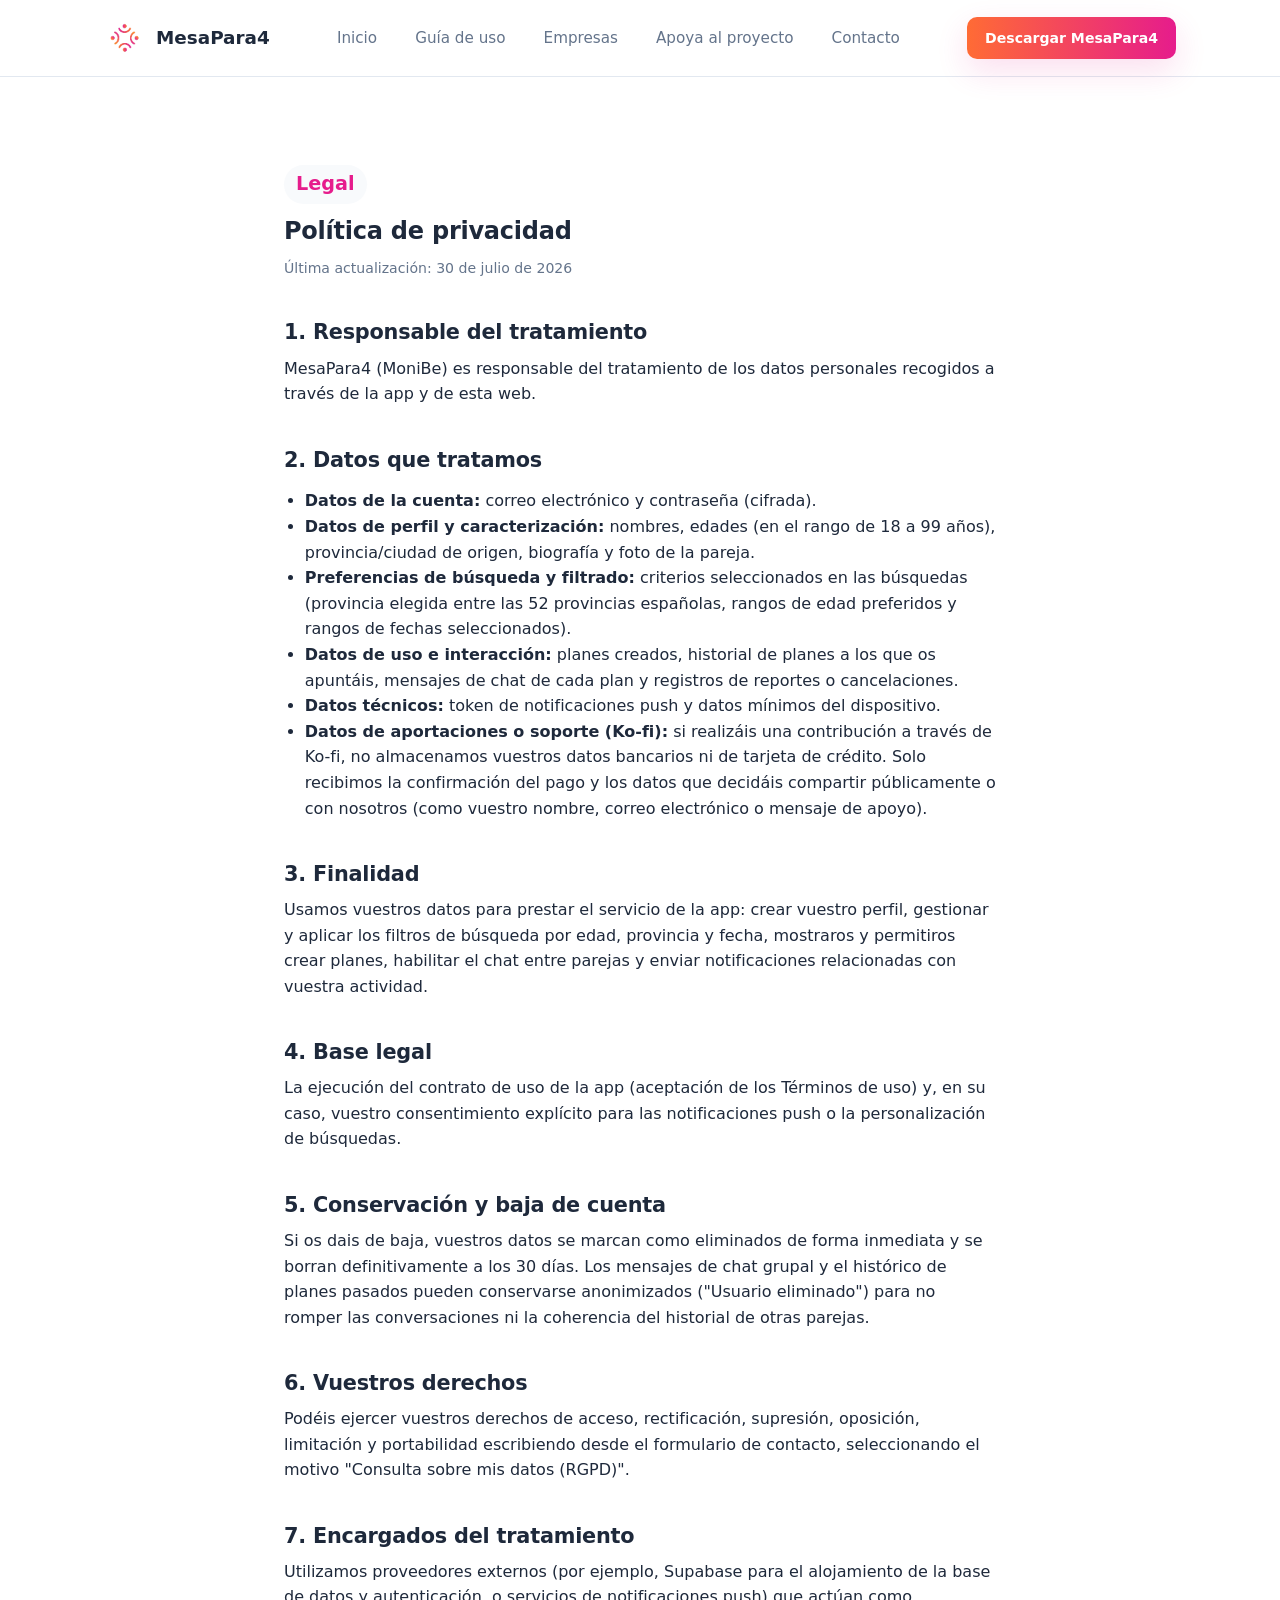
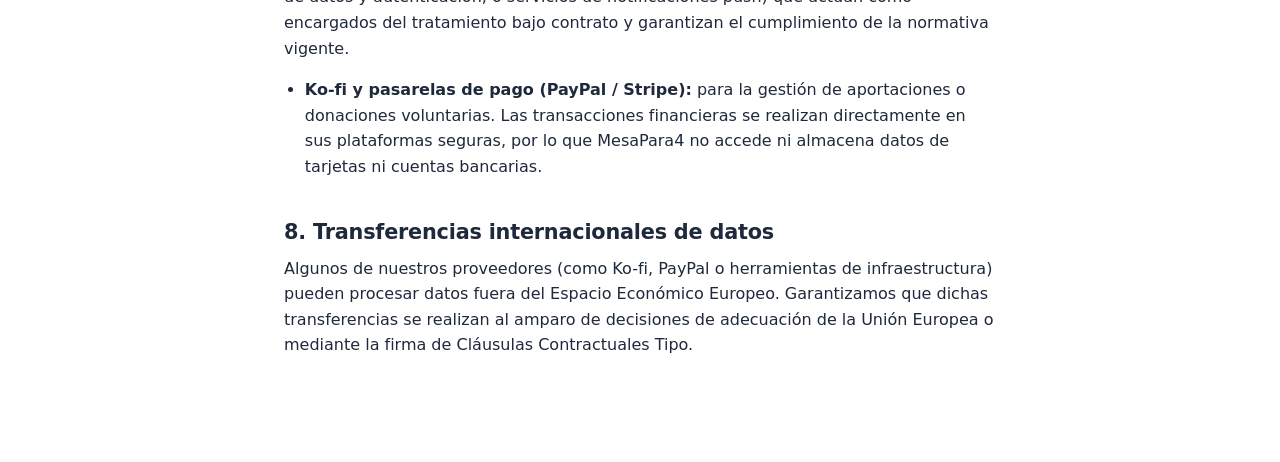
<file: politica-de-privacidad.html>
<!DOCTYPE html>
<html lang="es">
<head>
  <meta charset="UTF-8">
  <meta name="viewport" content="width=device-width, initial-scale=1.0">
  <title>Política de privacidad · MesaPara4</title>
  <meta name="description" content="Información transparente sobre la política de privacidad de MesaPara4: conoce qué datos guardamos, cómo protegemos vuestra cuenta y vuestros derechos RGPD.">
  <link rel="stylesheet" href="css/styles.css">
  <link rel="icon" href="assets/favicon.ico">
</head>
<body>

  <div id="site-header"></div>

  <main>

  <section>
    <div class="container legal-content">
      <span class="badge">Legal</span>
      <h1>Política de privacidad</h1>
      <p class="legal-updated">Última actualización: 30 de julio de 2026</p>

      <h2>1. Responsable del tratamiento</h2>
      <p>MesaPara4 (MoniBe) es responsable del tratamiento de los datos personales recogidos a través de la app y de esta web.</p>

      <h2>2. Datos que tratamos</h2>
      <ul>
        <li><strong>Datos de la cuenta:</strong> correo electrónico y contraseña (cifrada).</li>
        <li><strong>Datos de perfil y caracterización:</strong> nombres, edades (en el rango de 18 a 99 años), provincia/ciudad de origen, biografía y foto de la pareja.</li>
        <li><strong>Preferencias de búsqueda y filtrado:</strong> criterios seleccionados en las búsquedas (provincia elegida entre las 52 provincias españolas, rangos de edad preferidos y rangos de fechas seleccionados).</li>
        <li><strong>Datos de uso e interacción:</strong> planes creados, historial de planes a los que os apuntáis, mensajes de chat de cada plan y registros de reportes o cancelaciones.</li>
        <li><strong>Datos técnicos:</strong> token de notificaciones push y datos mínimos del dispositivo.</li>
        <li><strong>Datos de aportaciones o soporte (Ko-fi):</strong> si realizáis una contribución a través de Ko-fi, no almacenamos vuestros datos bancarios ni de tarjeta de crédito. Solo recibimos la confirmación del pago y los datos que decidáis compartir públicamente o con nosotros (como vuestro nombre, correo electrónico o mensaje de apoyo).</li>
      </ul>

      <h2>3. Finalidad</h2>
      <p>Usamos vuestros datos para prestar el servicio de la app: crear vuestro perfil, gestionar y aplicar los filtros de búsqueda por edad, provincia y fecha, mostraros y permitiros crear planes, habilitar el chat entre parejas y enviar notificaciones relacionadas con vuestra actividad.</p>

      <h2>4. Base legal</h2>
      <p>La ejecución del contrato de uso de la app (aceptación de los Términos de uso) y, en su caso, vuestro consentimiento explícito para las notificaciones push o la personalización de búsquedas.</p>

      <h2>5. Conservación y baja de cuenta</h2>
      <p>Si os dais de baja, vuestros datos se marcan como eliminados de forma inmediata y se borran definitivamente a los 30 días. Los mensajes de chat grupal y el histórico de planes pasados pueden conservarse anonimizados ("Usuario eliminado") para no romper las conversaciones ni la coherencia del historial de otras parejas.</p>

      <h2>6. Vuestros derechos</h2>
      <p>Podéis ejercer vuestros derechos de acceso, rectificación, supresión, oposición, limitación y portabilidad escribiendo desde el <a href="contacto.html">formulario de contacto</a>, seleccionando el motivo "Consulta sobre mis datos (RGPD)".</p>

      <h2>7. Encargados del tratamiento</h2>
      <p>Utilizamos proveedores externos (por ejemplo, Supabase para el alojamiento de la base de datos y autenticación, o servicios de notificaciones push) que actúan como encargados del tratamiento bajo contrato y garantizan el cumplimiento de la normativa vigente.</p>
      <ul>
        <li><strong>Ko-fi y pasarelas de pago (PayPal / Stripe):</strong> para la gestión de aportaciones o donaciones voluntarias. Las transacciones financieras se realizan directamente en sus plataformas seguras, por lo que MesaPara4 no accede ni almacena datos de tarjetas ni cuentas bancarias.</li>
      </ul>

      <h2>8. Transferencias internacionales de datos</h2>
      <p>Algunos de nuestros proveedores (como Ko-fi, PayPal o herramientas de infraestructura) pueden procesar datos fuera del Espacio Económico Europeo. Garantizamos que dichas transferencias se realizan al amparo de decisiones de adecuación de la Unión Europea o mediante la firma de Cláusulas Contractuales Tipo.</p>

    </div>
  </section>

  </main>
  
  <div id="site-header"></div>

  <script src="js/script.js"></script>
</body>
</html>
</file>
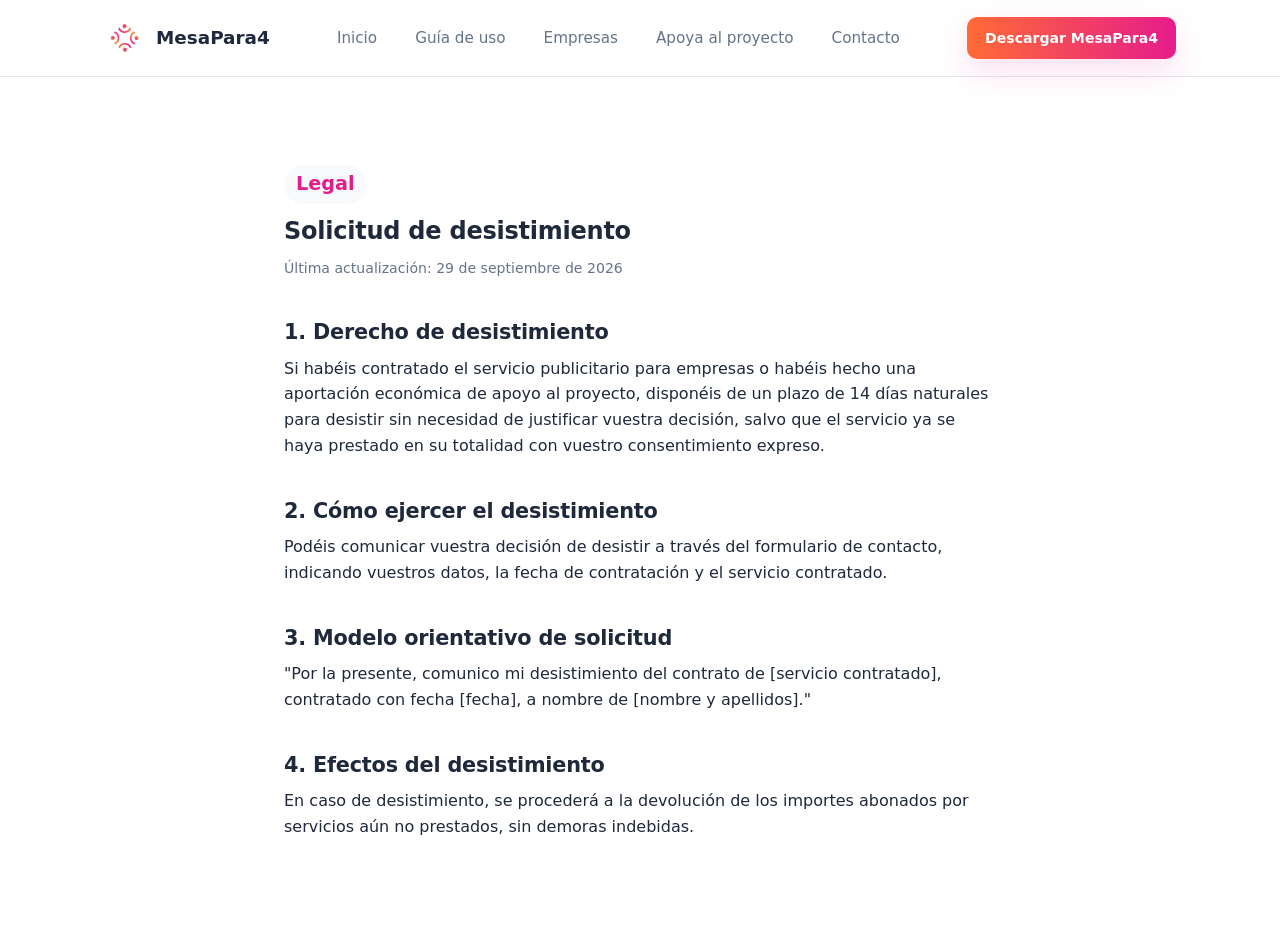
<file: solicitud-de-desistimiento.html>
<!DOCTYPE html>
<html lang="es">
<head>
  <meta charset="UTF-8">
  <meta name="viewport" content="width=device-width, initial-scale=1.0">
  <title>Solicitud de desistimiento · MesaPara4</title>
  <meta name="description" content="Información para empresas sobre cómo ejercer el derecho de desistimiento sobre los servicios contratados en MesaPara4: Cancela tu servicio contratado en un plazo de 14 días fácilmente.">
  <link rel="stylesheet" href="css/styles.css">
  <link rel="icon" href="assets/favicon.ico">
  
</head>
<body>

  <div id="site-header"></div>

  <main>

  <section>
    <div class="container legal-content">
      <span class="badge">Legal</span>
      <h1>Solicitud de desistimiento</h1>
      <p class="legal-updated">Última actualización: 29 de septiembre de 2026</p>
      
      <h2>1. Derecho de desistimiento</h2>
      <p>Si habéis contratado el servicio publicitario para empresas o habéis hecho una aportación económica de apoyo al proyecto, disponéis de un plazo de 14 días naturales para desistir sin necesidad de justificar vuestra decisión, salvo que el servicio ya se haya prestado en su totalidad con vuestro consentimiento expreso.</p>

      <h2>2. Cómo ejercer el desistimiento</h2>
      <p>Podéis comunicar vuestra decisión de desistir a través del <a href="contacto.html">formulario de contacto</a>, indicando vuestros datos, la fecha de contratación y el servicio contratado.</p>

      <h2>3. Modelo orientativo de solicitud</h2>
      <p>"Por la presente, comunico mi desistimiento del contrato de [servicio contratado], contratado con fecha [fecha], a nombre de [nombre y apellidos]."</p>

      <h2>4. Efectos del desistimiento</h2>
      <p>En caso de desistimiento, se procederá a la devolución de los importes abonados por servicios aún no prestados, sin demoras indebidas.</p>

    </div>
  </section>

  </main>
  
  <div id="site-header"></div>

  <script src="js/script.js"></script>
</body>
</html>
</file>
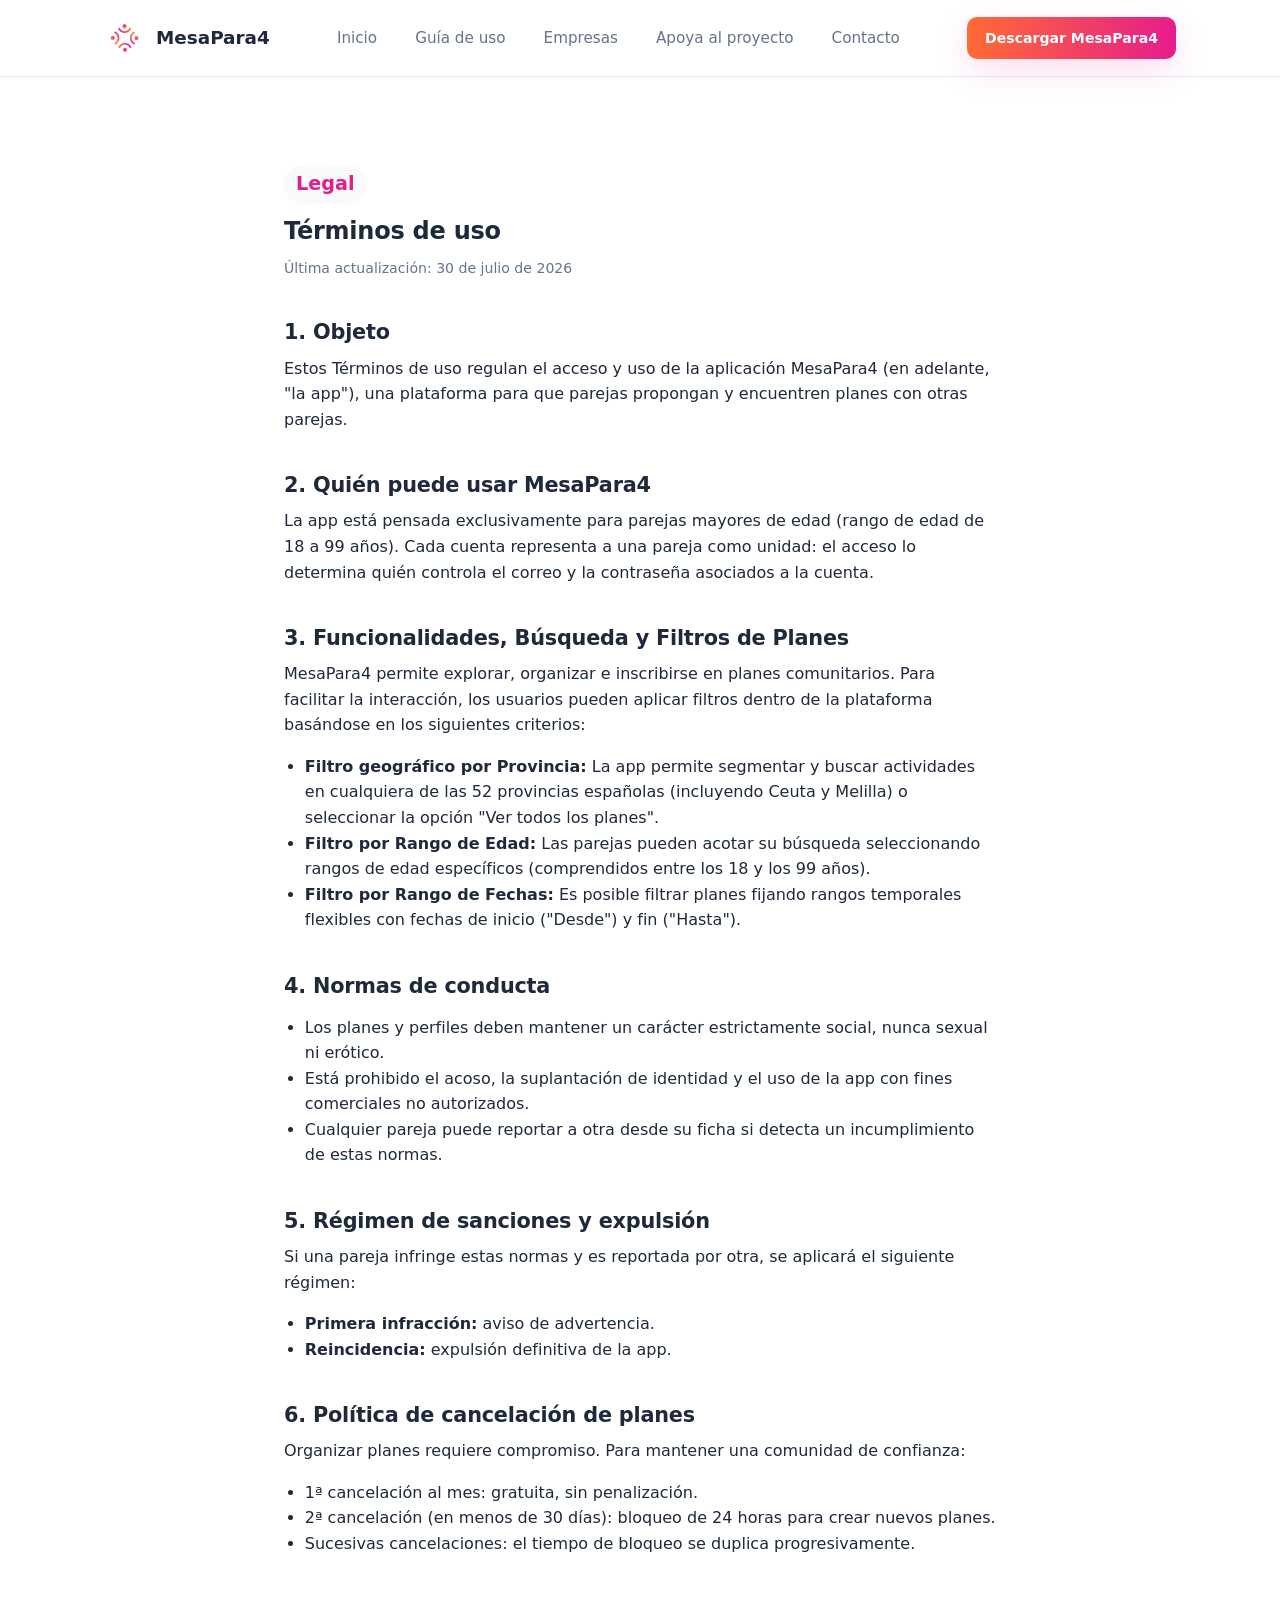
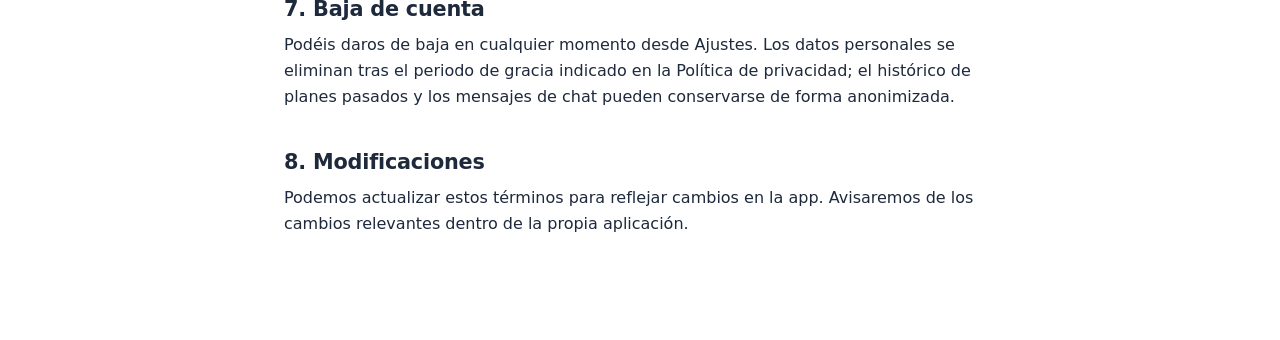
<file: terminos-de-uso.html>
<!DOCTYPE html>
<html lang="es">
<head>
  <meta charset="UTF-8">
  <meta name="viewport" content="width=device-width, initial-scale=1.0">
  <title>Términos de uso de la app · MesaPara4</title>
  <meta name="description" content="Información referente a los términos de uso de la aplicación Android MesaPara4: normas de la comunidad, régimen de sanciones, filtros y política de cancelaciones.">
  <link rel="stylesheet" href="css/styles.css">
  <link rel="icon" href="assets/favicon.ico">
</head>
<body>

  <div id="site-header"></div>

  <main>

  <section>
    <div class="container legal-content">
      <span class="badge">Legal</span>
      <h1>Términos de uso</h1>
      <p class="legal-updated">Última actualización: 30 de julio de 2026</p>
      
      <h2>1. Objeto</h2>
      <p>Estos Términos de uso regulan el acceso y uso de la aplicación MesaPara4 (en adelante, "la app"), una plataforma para que parejas propongan y encuentren planes con otras parejas.</p>

      <h2>2. Quién puede usar MesaPara4</h2>
      <p>La app está pensada exclusivamente para parejas mayores de edad (rango de edad de 18 a 99 años). Cada cuenta representa a una pareja como unidad: el acceso lo determina quién controla el correo y la contraseña asociados a la cuenta.</p>

      <h2>3. Funcionalidades, Búsqueda y Filtros de Planes</h2>
      <p>MesaPara4 permite explorar, organizar e inscribirse en planes comunitarios. Para facilitar la interacción, los usuarios pueden aplicar filtros dentro de la plataforma basándose en los siguientes criterios:</p>
      <ul>
        <li><strong>Filtro geográfico por Provincia:</strong> La app permite segmentar y buscar actividades en cualquiera de las 52 provincias españolas (incluyendo Ceuta y Melilla) o seleccionar la opción "Ver todos los planes".</li>
        <li><strong>Filtro por Rango de Edad:</strong> Las parejas pueden acotar su búsqueda seleccionando rangos de edad específicos (comprendidos entre los 18 y los 99 años).</li>
        <li><strong>Filtro por Rango de Fechas:</strong> Es posible filtrar planes fijando rangos temporales flexibles con fechas de inicio ("Desde") y fin ("Hasta").</li>
      </ul>

      <h2>4. Normas de conducta</h2>
      <ul>
        <li>Los planes y perfiles deben mantener un carácter estrictamente social, nunca sexual ni erótico.</li>
        <li>Está prohibido el acoso, la suplantación de identidad y el uso de la app con fines comerciales no autorizados.</li>
        <li>Cualquier pareja puede reportar a otra desde su ficha si detecta un incumplimiento de estas normas.</li>
      </ul>

      <h2>5. Régimen de sanciones y expulsión</h2>
      <p>Si una pareja infringe estas normas y es reportada por otra, se aplicará el siguiente régimen:</p>
      <ul>
        <li><strong>Primera infracción:</strong> aviso de advertencia.</li>
        <li><strong>Reincidencia:</strong> expulsión definitiva de la app.</li>
      </ul>

      <h2>6. Política de cancelación de planes</h2>
      <p>Organizar planes requiere compromiso. Para mantener una comunidad de confianza:</p>
      <ul>
        <li>1ª cancelación al mes: gratuita, sin penalización.</li>
        <li>2ª cancelación (en menos de 30 días): bloqueo de 24 horas para crear nuevos planes.</li>
        <li>Sucesivas cancelaciones: el tiempo de bloqueo se duplica progresivamente.</li>
      </ul>

      <h2>7. Baja de cuenta</h2>
      <p>Podéis daros de baja en cualquier momento desde Ajustes. Los datos personales se eliminan tras el periodo de gracia indicado en la Política de privacidad; el histórico de planes pasados y los mensajes de chat pueden conservarse de forma anonimizada.</p>

      <h2>8. Modificaciones</h2>
      <p>Podemos actualizar estos términos para reflejar cambios en la app. Avisaremos de los cambios relevantes dentro de la propia aplicación.</p>

    </div>
  </section>

  </main>

  <div id="site-header"></div>

  <script src="js/script.js"></script>
</body>
</html>
</file>
<file: css/styles.css>
/* =========================================================
   MesaPara4 — Sistema de diseño de la web oficial
   Basado en src/styles/theme.js de la app
   ========================================================= */

@import url('https://api.fontshare.com/v2/css?f[]=chillax@400,500,600,700&f[]=satoshi@400,500,700,900&display=swap');

:root {
  /* --- Paleta (idéntica a theme.js) --- */
  --color-primary: #FF6B35;
  --color-secondary: #E61C8C;
  --color-bg: #FFFFFF;
  --color-surface: #F8FAFC;
  --color-text: #1E293B;
  --color-text-muted: #64748B;
  --color-border: #E2E8F0;
  --color-avatar-bg: #EDF0F5;

  --gradient-brand: linear-gradient(90deg, #FF6B35 0%, #E61C8C 100%);
  --gradient-critico: linear-gradient(90deg, #E61C8C 0%, #000000 100%);
  --gradient-warm-wash: radial-gradient(circle at 15% 15%, rgba(255,107,53,0.10), transparent 45%),
                          radial-gradient(circle at 85% 25%, rgba(230,28,140,0.08), transparent 50%);

  /* --- Tipografía (marca: Chillax + Satoshi) --- */
  --font-display: 'Chillax', 'Satoshi', system-ui, sans-serif;
  --font-body: 'Satoshi', system-ui, -apple-system, sans-serif;

  /* --- Espaciado y forma --- */
  --radius-sm: 10px;
  --radius-md: 16px;
  --radius-lg: 28px;
  --radius-pill: 999px;
  --shadow-soft: 0 4px 20px rgba(30, 41, 59, 0.06);
  --shadow-lift: 0 12px 32px rgba(230, 28, 140, 0.14);
  --container: 1120px;
}

* { box-sizing: border-box; }
html { scroll-behavior: smooth; }

body {
  margin: 0;
  font-family: var(--font-body);
  color: var(--color-text);
  background: var(--color-bg);
  line-height: 1.6;
  -webkit-font-smoothing: antialiased;
}

img { max-width: 100%; display: block; }
a { color: inherit; text-decoration: none; }

h1, h2, h3, h4 {
  font-family: var(--font-display);
  font-weight: 600;
  line-height: 1.15;
  margin: 0 0 .5em;
  letter-spacing: -0.01em;
}
h1 { font-weight: 700; }

p { margin: 0 0 1em; color: var(--color-text); }
.text-muted { color: var(--color-text-muted); }

.container {
  width: 100%;
  max-width: var(--container);
  margin: 0 auto;
  padding: 0 24px;
}

section { padding: 88px 0; }
@media (max-width: 720px) { section { padding: 56px 0; } }
@media (max-width: 480px) {
  section { padding: 40px 0; }
  .container { padding: 0 18px; }
}

/* ---------- Motivo de marca: los 4 puntos de la mesa ---------- */
.mesa-mark {
  display: inline-grid;
  grid-template-columns: repeat(2, 1fr);
  gap: 6px;
  width: 22px;
  height: 22px;
}
.mesa-mark span {
  width: 100%;
  height: 100%;
  border-radius: 50%;
  background: var(--gradient-brand);
}
.mesa-mark span:nth-child(2) { background: var(--color-secondary); opacity: .85; }
.mesa-mark span:nth-child(3) { background: var(--color-primary); opacity: .85; }
.mesa-mark span:nth-child(4) { background: var(--gradient-brand); }

.mesa-divider {
  display: flex;
  gap: 10px;
  align-items: center;
  margin: 0 auto 20px;
  width: fit-content;
}
.mesa-divider span {
  width: 8px; height: 8px; border-radius: 50%;
  background: var(--color-border);
}
.mesa-divider span.on { background: var(--gradient-brand); }

.brand-logo { height: 42px; width: auto; }
.eyebrow-logo { height: 20px; width: auto; }
.cta-logo { height: 60px; width: auto; margin: 0 auto 16px; display: block; }

/* ---------- Header ---------- */
.site-header {
  position: sticky;
  top: 0;
  z-index: 50;
  background: rgba(255,255,255,0.85);
  backdrop-filter: blur(10px);
  border-bottom: 1px solid var(--color-border);
}
.site-header .container {
  display: flex;
  align-items: center;
  justify-content: space-between;
  height: 76px;
}

.site-header .brand {
  text-decoration: none;
  color: inherit;
  transition: color 0.3s ease;
}

.site-header .brand:hover {
  color: var(--color-primary);
}
.brand {
  display: flex;
  align-items: center;
  gap: 10px;
  font-family: var(--font-display);
  font-weight: 700;
  font-size: 1.15rem;
  color: var(--color-text);
}
.main-nav {
  display: flex;
  align-items: center;
  gap: 6px;
}
.main-nav a {
  padding: 10px 16px;
  border-radius: var(--radius-pill);
  font-size: .95rem;
  font-weight: 500;
  color: var(--color-text-muted);
  transition: background .18s ease, color .18s ease;
}
.main-nav a:hover, .main-nav a.active {
  background: var(--color-surface);
  color: var(--color-text);
}
.header-cta { display: flex; align-items: center; gap: 12px; }

.nav-toggle {
  display: none;
  background: none;
  border: none;
  cursor: pointer;
  padding: 8px;
}
.nav-toggle span {
  display: block;
  width: 22px;
  height: 2px;
  background: var(--color-text);
  margin: 5px 0;
  border-radius: 2px;
}

@media (max-width: 420px) {
  .header-cta .btn-gradient.btn-sm { display: none; }
}

@media (max-width: 860px) {
  .main-nav {
    position: fixed;
    top: 76px; left: 0; right: 0;
    background: var(--color-bg);
    border-bottom: 1px solid var(--color-border);
    flex-direction: column;
    align-items: stretch;
    padding: 12px;
    display: none;
    box-shadow: var(--shadow-soft);
  }
  .main-nav.open { display: flex; }
  .main-nav a { padding: 14px 16px; }
  .nav-toggle { display: block; }
}

/* ---------- Botones (estilo BotonGradiente) ---------- */
.btn {
  display: inline-flex;
  align-items: center;
  justify-content: center;
  gap: 8px;
  font-family: var(--font-body);
  font-weight: 700;
  font-size: .98rem;
  padding: 14px 28px;
  border-radius: var(--radius-sm);
  border: none;
  cursor: pointer;
  transition: transform .15s ease, box-shadow .15s ease, opacity .15s ease;
  white-space: nowrap;
}
.btn-gradient {
  background: var(--gradient-brand);
  color: #fff;
  box-shadow: var(--shadow-lift);
}
.btn-gradient:hover { transform: translateY(-2px); opacity: .95; }
.btn-critico {
  background: var(--gradient-critico);
  color: #fff;
}
.btn-outline {
  background: transparent;
  color: var(--color-text);
  border: 1.5px solid var(--color-border);
}
.btn-outline:hover { border-color: var(--color-text-muted); }
.btn-sm { padding: 10px 18px; font-size: .88rem; border-radius: var(--radius-sm); }
.btn-lg { padding: 18px 36px; font-size: 1.05rem; border-radius: 14px; }

/* ---------- Hero ---------- */
.hero {
  padding: 96px 0 72px;
  background: var(--gradient-warm-wash);
  position: relative;
  overflow: hidden;
}
.hero .container {
  display: grid;
  grid-template-columns: 1.1fr .9fr;
  gap: 56px;
  align-items: center;
}
@media (max-width: 900px) {
  .hero .container { grid-template-columns: 1fr; }
}
@media (max-width: 640px) {
  .hero { padding: 48px 0 40px; }
  .hero-actions { flex-direction: column; align-items: stretch; }
  .hero-actions .btn { width: 100%; text-align: center; }
}
.eyebrow {
  display: inline-flex;
  align-items: center;
  gap: 8px;
  background: var(--color-surface);
  border: 1px solid var(--color-border);
  padding: 6px 14px;
  border-radius: var(--radius-pill);
  font-size: .82rem;
  font-weight: 600;
  color: var(--color-text-muted);
  margin-bottom: 20px;
}
.hero h1 { font-size: clamp(2.2rem, 4.4vw, 3.4rem); }
.hero .lede { font-size: 1.15rem; color: var(--color-text-muted); max-width: 46ch; }
.hero-actions { display: flex; gap: 14px; align-items: center; margin-top: 32px; flex-wrap: wrap; }
.store-note { font-size: .82rem; color: var(--color-text-muted); }

/* Mock de teléfono (sin capturas reales todavía) */
.phone-mock {
  justify-self: center;
  width: 260px;
  max-width: 78vw;
  aspect-ratio: 260/540;
  height: auto;
  border-radius: 40px;
  background: var(--color-text);
  padding: 12px;
  box-shadow: 0 30px 60px rgba(30,41,59,0.25);
  position: relative;
}
.phone-mock .screen {
  width: 100%;
  height: 100%;
  border-radius: 28px;
  background: var(--color-bg);
  overflow: hidden;
  display: flex;
  flex-direction: column;
}
.phone-mock .screen-top {
  padding: 20px 18px 14px;
  background: var(--gradient-brand);
  color: #fff;
}
.phone-mock .screen-body { padding: 16px; display: grid; gap: 10px; }
.phone-screenshot {
  width: 100%;
  height: 100%;
  object-fit: cover;
  object-position: top center;
}
.plan-card-mock {
  background: var(--color-surface);
  border-radius: var(--radius-md);
  padding: 14px;
  border: 1px solid var(--color-border);
}
.plan-card-mock .bar { height: 8px; border-radius: 4px; background: var(--color-border); margin-bottom: 6px; }
.plan-card-mock .bar.w60 { width: 60%; }
.plan-card-mock .bar.w40 { width: 40%; background: var(--gradient-brand); height: 6px; }

/* ---------- Tarjetas / grids ---------- */
.grid-3 { display: grid; grid-template-columns: repeat(3, 1fr); gap: 24px; }
.grid-2 { display: grid; grid-template-columns: repeat(2, 1fr); gap: 24px; }
@media (max-width: 820px) { .grid-3, .grid-2 { grid-template-columns: 1fr; } }

.card {
  background: var(--color-bg);
  border: 1px solid var(--color-border);
  border-radius: var(--radius-md);
  padding: 28px;
  transition: transform .18s ease, box-shadow .18s ease;
}
.card:hover { transform: translateY(-4px); box-shadow: var(--shadow-soft); }
.card .icon-dot {
  width: 44px; height: 44px;
  border-radius: 12px;
  background: var(--color-surface);
  display: flex; align-items: center; justify-content: center;
  margin-bottom: 16px;
  font-size: 1.3rem;
}

.section-head { max-width: 640px; margin: 0 auto 48px; text-align: center; }
.section-head.left { margin: 0 0 40px; text-align: left; }

/* ---------- Pasos numerados (cómo funciona) ---------- */
.steps { display: grid; grid-template-columns: repeat(4, 1fr); gap: 20px; counter-reset: step; }
@media (max-width: 900px) { .steps { grid-template-columns: repeat(2, 1fr); } }
@media (max-width: 560px) { .steps { grid-template-columns: 1fr; } }
.step { position: relative; padding-top: 8px; }
.step .num {
  font-family: var(--font-display);
  font-weight: 700;
  font-size: 2rem;
  background: var(--gradient-brand);
  -webkit-background-clip: text;
  background-clip: text;
  color: transparent;
  margin-bottom: 8px;
  display: block;
}

/* ---------- Franja CTA ---------- */
.cta-band {
  background: var(--color-text);
  color: #fff;
  border-radius: var(--radius-lg);
  padding: 56px;
  text-align: center;
}
.cta-band h2 { color: #fff; }
.cta-band p { color: rgba(255,255,255,0.7); }
@media (max-width: 640px) {
  .cta-band { padding: 36px 24px; border-radius: var(--radius-md); }
  .btn-lg { width: 100%; padding: 16px 24px; font-size: 1rem; }
}

/* ---------- Formularios ---------- */
.field { margin-bottom: 20px; }
.field label {
  display: block;
  font-weight: 700;
  font-size: .88rem;
  margin-bottom: 6px;
}
.field input,
.field select,
.field textarea {
  width: 100%;
  font-family: var(--font-body);
  font-size: 1rem;
  padding: 13px 16px;
  border-radius: var(--radius-sm);
  border: 1.5px solid var(--color-border);
  background: var(--color-surface);
  color: var(--color-text);
}
.field input:focus,
.field select:focus,
.field textarea:focus {
  outline: none;
  border-color: var(--color-primary);
  background: #fff;
}
.field textarea { resize: vertical; min-height: 140px; }
.checkbox-field { display: flex; gap: 10px; align-items: flex-start; margin-bottom: 24px; }
.checkbox-field input { width: 18px; height: 18px; margin-top: 3px; flex: none; }
.checkbox-field label { font-weight: 400; font-size: .9rem; color: var(--color-text-muted); }
.form-note { font-size: .82rem; color: var(--color-text-muted); margin-top: 10px; }
.form-honeypot { position: absolute; left: -9999px; width: 1px; height: 1px; overflow: hidden; }
.form-success, .form-error {
  padding: 16px 18px;
  border-radius: var(--radius-sm);
  font-weight: 600;
  margin-bottom: 20px;
  display: none;
}
.form-success { background: #ECFDF5; color: #047857; }
.form-error { background: #FEF2F2; color: #B91C1C; }

/* ---------- Guía de uso: mock de pantallas ---------- */
.screen-guide {
  display: flex;
  align-items: flex-start;
  justify-content: center;
  gap: 40px;
  max-width: 620px;
  margin: 0 auto 56px;
}
.screen-guide-text { max-width: 320px; padding-top: 4px; }
@media (max-width: 780px) {
  .screen-guide { flex-direction: column !important; align-items: center; text-align: center; gap: 20px; }
  .screen-guide-text { max-width: 100%; text-align: left; }
}
.screen-frame {
  width: 200px;
  height: 400px;
  flex: none;
  margin: 0 auto;
  border-radius: 28px;
  background: var(--color-text);
  padding: 10px;
}
.screen-frame .inner {
  width: 100%; height: 100%;
  border-radius: 20px;
  background: var(--color-surface);
  display: flex; align-items: center; justify-content: center;
  color: var(--color-text-muted);
  font-size: .8rem;
  text-align: center;
  padding: 12px;
}
@media (max-width: 480px) {
  .screen-frame { width: 160px; height: 320px; }
}

/* ---------- Empresas: lista de sectores ---------- */
.chip-row { display: flex; flex-wrap: wrap; gap: 10px; margin: 24px 0; }
.chip {
  padding: 8px 16px;
  border-radius: var(--radius-pill);
  background: var(--color-surface);
  border: 1px solid var(--color-border);
  font-size: .88rem;
  font-weight: 500;
}

/* ---------- Insignias ---------- */
.badge-icon {
  width: 64px;
  height: 64px;
  border-radius: 50%;
  display: flex;
  align-items: center;
  justify-content: center;
  font-size: 1.6rem;
  margin-bottom: 16px;
}
.badge-icon.lvl-1 { background: linear-gradient(135deg, #5EEAD4, #2DD4BF); color: #1E293B; }
.badge-icon.lvl-2 { background: linear-gradient(135deg, #FBBF24, #FB923C); color: #1E293B; }
.badge-icon.lvl-3 { background: var(--gradient-brand); color: #fff; }

.badge-card { text-align: left; }
.badge-levels { display: flex; gap: 8px; margin-top: 14px; }
.badge-pip { width: 22px; height: 6px; border-radius: 999px; }
.badge-pip.lvl-1 { background: linear-gradient(90deg, #5EEAD4, #2DD4BF); }
.badge-pip.lvl-2 { background: linear-gradient(90deg, #FBBF24, #FB923C); }
.badge-pip.lvl-3 { background: var(--gradient-brand); }

/* ---------- Legal ---------- */
.legal-content h2 { margin-top: 2em; font-size: 1.3rem; }
.legal-content h3 { font-size: 1.05rem; margin-top: 1.6em; }
.legal-content { max-width: 760px; }
.legal-content ul { padding-left: 1.3em; }
.legal-updated { color: var(--color-text-muted); font-size: .88rem; margin-bottom: 40px; }

/* ---------- Footer ---------- */
.site-footer {
  background: var(--color-surface);
  border-top: 1px solid var(--color-border);
  padding: 64px 0 32px;
}
.footer-grid {
  display: grid;
  grid-template-columns: 1.3fr 1fr 1fr 1fr;
  gap: 32px;
  margin-bottom: 48px;
}
@media (max-width: 780px) { .footer-grid { grid-template-columns: 1fr 1fr; } }
@media (max-width: 480px) { .footer-grid { grid-template-columns: 1fr; gap: 28px; } }
.footer-title {
  font-family: var(--font-display);
  font-weight: 600;
  line-height: 1.15;
  font-size: .82rem;
  text-transform: uppercase;
  letter-spacing: .06em;
  color: var(--color-text-muted);
  margin: 0 0 14px;
}
.footer-grid ul { list-style: none; padding: 0; margin: 0; display: grid; gap: 10px; }
.footer-grid a { color: var(--color-text); font-size: .92rem; }
.footer-grid a:hover { color: var(--color-primary); }
.footer-bottom {
  border-top: 1px solid var(--color-border);
  padding-top: 24px;
  display: flex;
  justify-content: space-between;
  flex-wrap: wrap;
  gap: 12px;
  font-size: .82rem;
  color: var(--color-text-muted);
}
.footer-bottom a {
  text-decoration: underline;
}

/* ---------- Botón "volver arriba" ---------- */
.back-to-top {
  position: fixed;
  right: 24px;
  bottom: 24px;
  width: 48px;
  height: 48px;
  border-radius: 50%;
  border: none;
  background: var(--gradient-brand);
  color: #fff;
  display: flex;
  align-items: center;
  justify-content: center;
  cursor: pointer;
  box-shadow: var(--shadow-lift);
  opacity: 0;
  visibility: hidden;
  transform: translateY(12px);
  transition: opacity .25s ease, transform .25s ease, visibility .25s;
  z-index: 60;
}
.back-to-top.show {
  opacity: 1;
  visibility: visible;
  transform: translateY(0);
}
.back-to-top:hover { transform: translateY(-2px); opacity: .95; }

@media (max-width: 720px) {
  .back-to-top { right: 16px; bottom: 16px; width: 44px; height: 44px; }
}
@media (prefers-reduced-motion: reduce) {
  .back-to-top { transition: opacity .15s ease; }
}

/* ---------- Utilidades ---------- */
.badge {
  display: inline-block;
  padding: 4px 12px;
  border-radius: var(--radius-pill);
  background: var(--color-surface);
  font-size: 1.2rem;
  font-weight: 700;
  color: var(--color-secondary);
  margin-bottom: 14px;
}
.reveal { opacity: 0; transform: translateY(16px); transition: opacity .6s ease, transform .6s ease; }
.reveal.in { opacity: 1; transform: translateY(0); }
@media (prefers-reduced-motion: reduce) {
  .reveal { opacity: 1; transform: none; transition: none; }
}
/* Subraya los enlaces dentro de párrafos, etiquetas y tarjetas */
.card p a,
.checkbox-field label a {
  text-decoration: underline;
}
</file>
